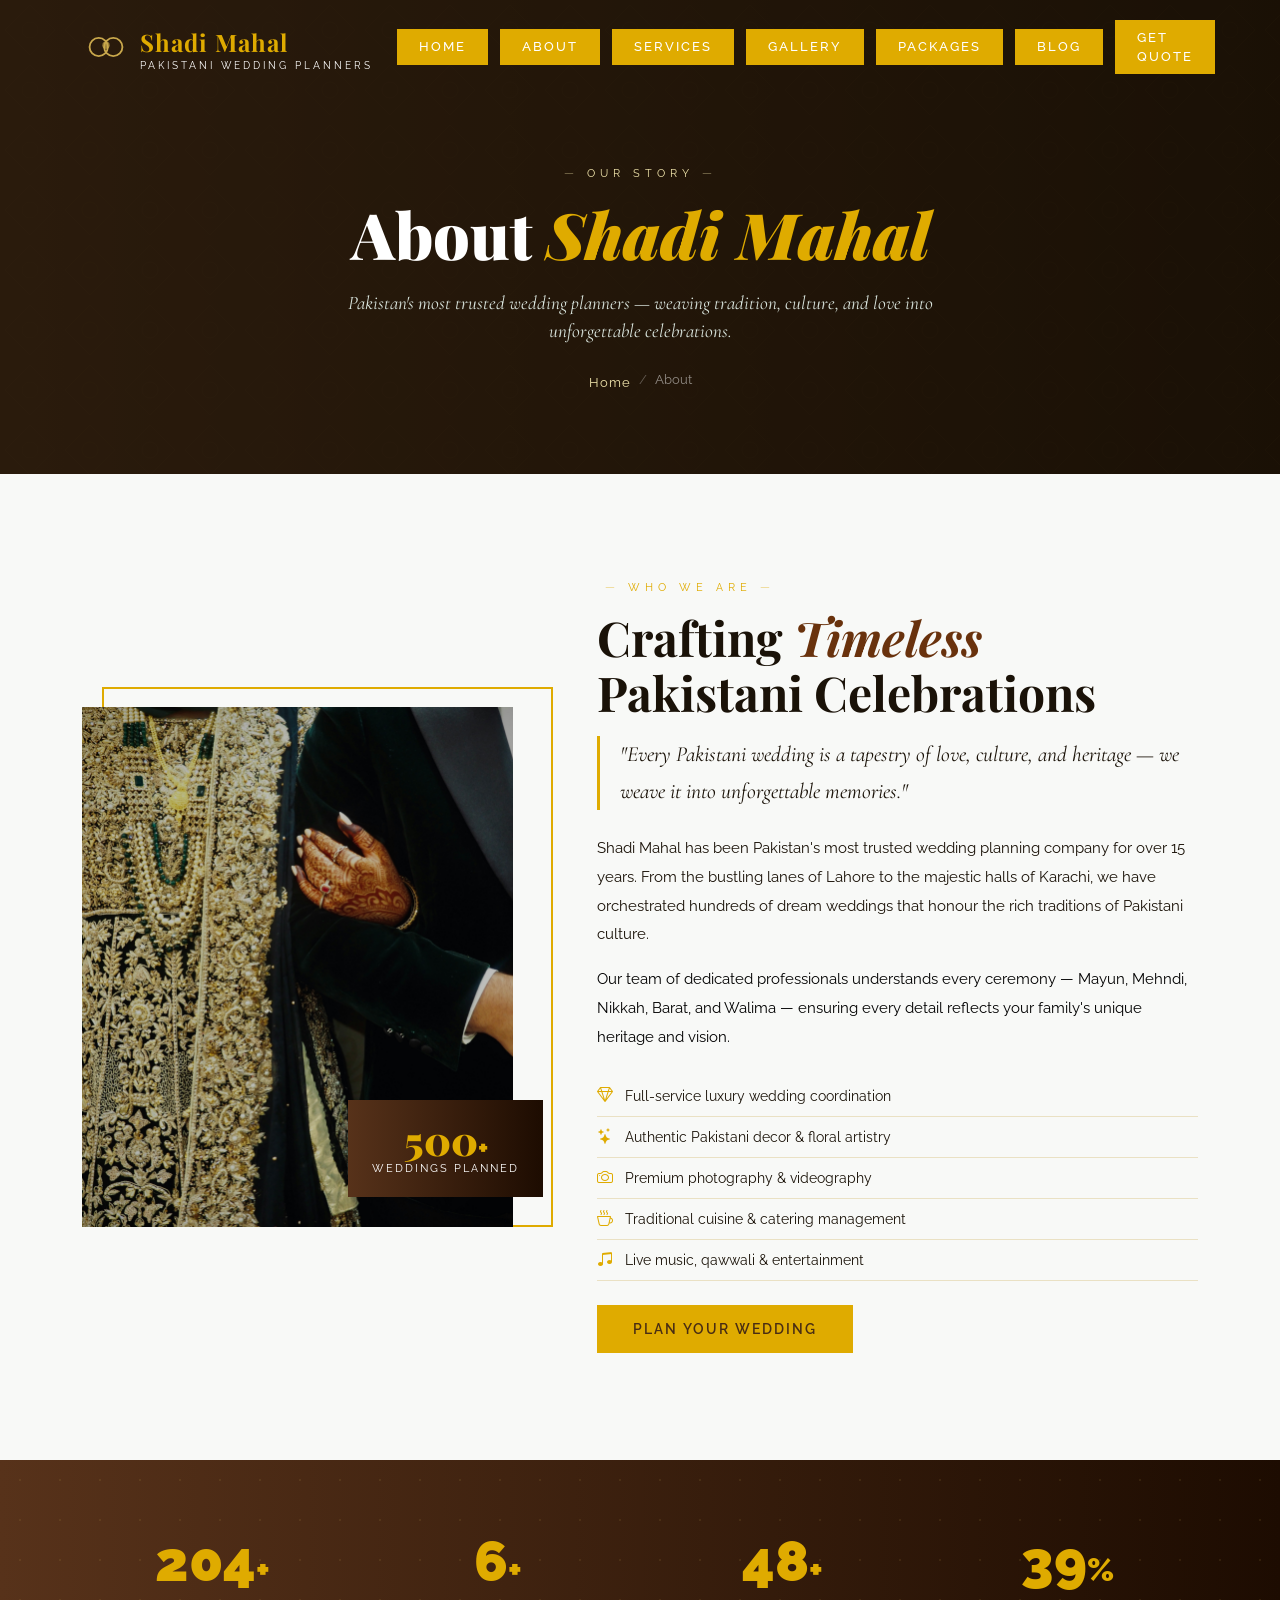
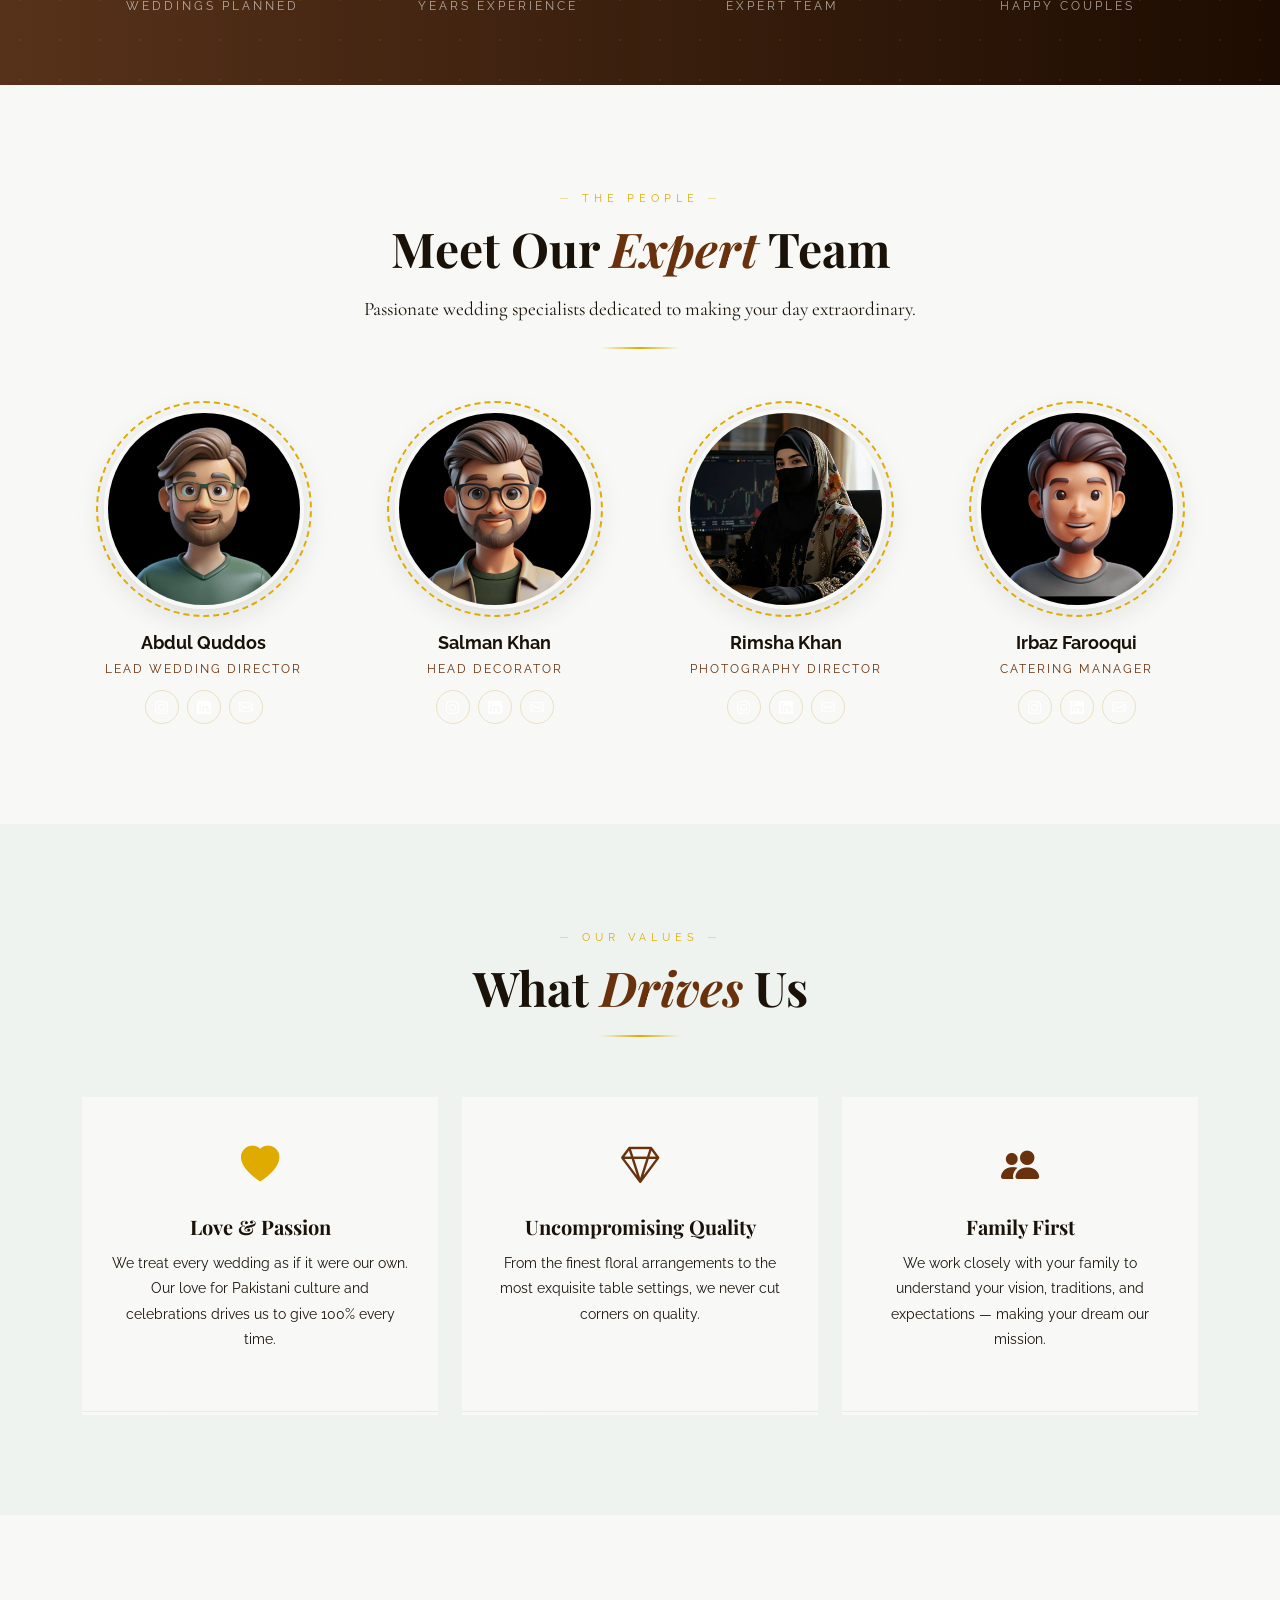
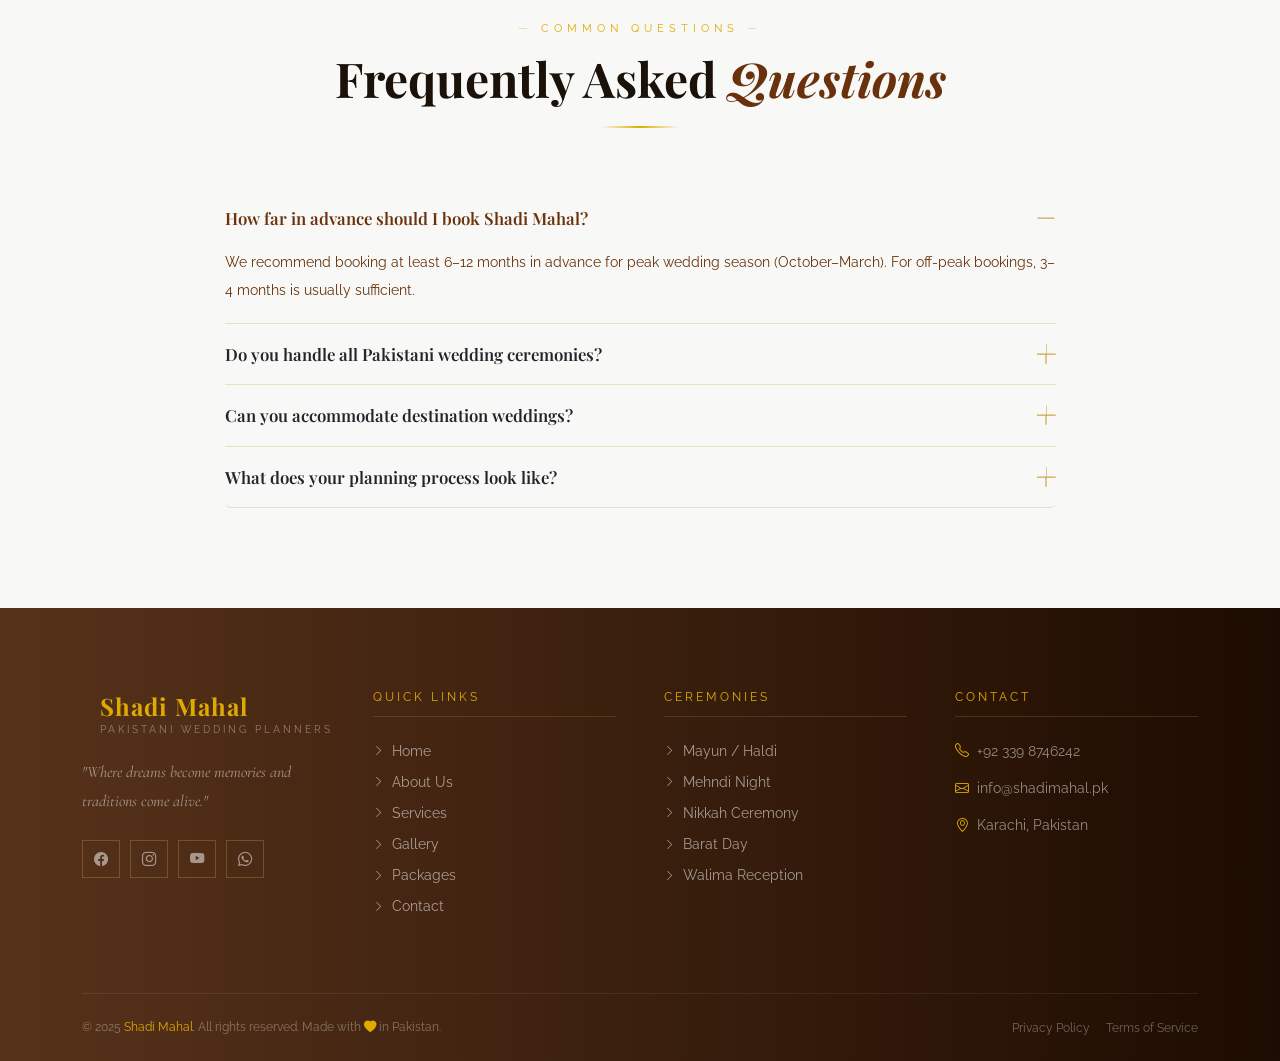
<file: about.html>
<!DOCTYPE html>
<html lang="en">

<head>
  <meta charset="UTF-8" />
  <meta name="viewport" content="width=device-width, initial-scale=1.0" />
  <title>About Us – Shadi Mahal</title>
  <link rel="stylesheet" href="https://cdn.jsdelivr.net/npm/bootstrap@5.3.2/dist/css/bootstrap.min.css" />
  <link rel="stylesheet" href="https://cdn.jsdelivr.net/npm/bootstrap-icons@1.11.3/font/bootstrap-icons.min.css" />
  <link
    href="https://fonts.googleapis.com/css2?family=Playfair+Display:ital,wght@0,400;0,700;0,900;1,400;1,700&family=Cormorant+Garamond:ital,wght@0,300;0,400;0,600;1,300;1,400&family=Raleway:wght@300;400;500;600;700&display=swap"
    rel="stylesheet" />
  <link rel="stylesheet" href="shared.css" />
</head>

<body>

  <!-- PRELOADER -->
  <div id="preloader">
    <div class="preloader-logo">
      <svg width="46" height="46" viewBox="0 0 46 46" fill="none">
        <circle cx="15" cy="23" r="10" stroke="#c9a84c" stroke-width="2" fill="none" />
        <circle cx="31" cy="23" r="10" stroke="#c9a84c" stroke-width="2" fill="none" />
        <circle cx="23" cy="21" r="4" fill="#c9a84c" opacity="0.6" />
      </svg>
    </div>
    <div class="preloader-text">Shadi Mahal</div>
  </div>

  <!-- NAVBAR -->
  <nav class="navbar navbar-expand-lg" id="mainNav">
    <div class="container">
      <a class="navbar-brand" href="index.html">
        <div class="ring-logo"><svg width="42" height="42" viewBox="0 0 46 46" fill="none">
            <circle cx="15" cy="23" r="10" stroke="#c9a84c" stroke-width="2" fill="none" />
            <circle cx="31" cy="23" r="10" stroke="#c9a84c" stroke-width="2" fill="none" />
            <circle cx="23" cy="21" r="4" fill="#c9a84c" opacity="0.7" />
          </svg></div>
        <div><span class="brand-name">Shadi Mahal</span><span class="brand-tagline">Pakistani Wedding Planners</span>
        </div>
      </a>
      <button class="navbar-toggler border-0" type="button" data-bs-toggle="collapse" data-bs-target="#navbarNav">
        <i class="bi bi-list fs-3" style="color:var(--gold)"></i>
      </button>
      <div class="collapse navbar-collapse" id="navbarNav">
        <ul class="navbar-nav ms-auto align-items-lg-center gap-1">
          <li class="nav-item ms-2"><a class="nav-link btn-nav" href="index.html">Home</a></li>
          <li class="nav-item ms-2"><a class="nav-link active btn-nav" href="about.html">About</a></li>
          <li class="nav-item ms-2"><a class="nav-link btn-nav" href="services.html">Services</a></li>
          <li class="nav-item ms-2"><a class="nav-link btn-nav" href="gallery.html">Gallery</a></li>
          <li class="nav-item ms-2"><a class="nav-link btn-nav" href="packages.html">Packages</a></li>
          <li class="nav-item ms-2"><a class="nav-link btn-nav" href="blog.html">Blog</a></li>
          <li class="nav-item ms-2"><a class="nav-link btn-nav" href="contact.html">Get Quote</a></li>
        </ul>
      </div>
    </div>
  </nav>

  <!-- PAGE HERO -->
  <div class="page-hero">
    <div class="page-hero-img"
      style="background-image:url('https://images.unsplash.com/photo-1519225421980-715cb0215aed?w=1600&q=80')"></div>
    <div class="container page-hero-content">
      <div class="section-eyebrow">Our Story</div>
      <h1>About <em>Shadi Mahal</em></h1>
      <p>Pakistan's most trusted wedding planners — weaving tradition, culture, and love into unforgettable
        celebrations.</p>
      <div class="breadcrumb-wrap">
        <nav aria-label="breadcrumb">
          <ol class="breadcrumb">
            <li class="breadcrumb-item"><a href="index.html">Home</a></li>
            <li class="breadcrumb-item active">About</li>
          </ol>
        </nav>
      </div>
    </div>
  </div>

  <!-- ABOUT STORY -->
  <section id="about" style="padding:100px 0; background:var(--ivory);">
    <div class="container">
      <div class="row align-items-center">
        <div class="col-lg-5 reveal-left">
          <div class="about-img-wrap">
            <img src="images\aakifah-shaikh-A--OZVONuGE-unsplash.jpg" alt="Pakistani Couple" />
            <div class="about-img-border"></div>
            <div class="about-badge">
              <div class="num">500<span style="font-size:1.5rem">+</span></div>
              <div class="lbl">Weddings Planned</div>
            </div>
          </div>
        </div>
        <div class="col-lg-7 reveal-right">
          <div class="about-text-block">
            <div class="section-eyebrow">Who We Are</div>
            <h2 class="section-title">Crafting <em>Timeless</em><br>Pakistani Celebrations</h2> 
            <div class="about-quote" style="color: var(--text-dark);">
              "Every Pakistani wedding is a tapestry of love, culture, and heritage — we weave it into unforgettable
              memories."
            </div>
            <p class="about-text" style="color: var(--text-dark);">Shadi Mahal has been Pakistan's most trusted wedding planning
              company for over 15 years. From the bustling lanes of Lahore to the majestic halls of Karachi, we have 
              orchestrated hundreds of dream weddings that honour the rich traditions of Pakistani culture.</p>
            <p class="about-text" style="color: black;">Our team of dedicated professionals understands every ceremony —
              Mayun, Mehndi, Nikkah, Barat, and Walima — ensuring every detail reflects your family's unique heritage
              and vision.</p> 
            <ul class="about-features">
              <li><i class="bi bi-gem"></i> Full-service luxury wedding coordination</li>
              <li><i class="bi bi-stars"></i> Authentic Pakistani decor & floral artistry</li>
              <li><i class="bi bi-camera"></i> Premium photography & videography</li>
              <li><i class="bi bi-cup-hot"></i> Traditional cuisine & catering management</li>
              <li><i class="bi bi-music-note-beamed"></i> Live music, qawwali & entertainment</li>
            </ul>
            <a href="contact.html" class="btn-primary-gold" style="color:var(--deep-solid)">Plan Your Wedding</a>
          </div>
        </div>
      </div>
    </div>
  </section>


  <!-- COUNTERS -->
  <section id="counters">
    <div class="container">
      <div class="row text-center g-4">
        <div class="col-6 col-md-3 reveal delay-1">
          <div class="counter-block">
            <div class="counter-num"><span class="count-up" data-target="500">0</span><span
                class="counter-suffix">+</span></div>
            <div class="counter-label">Weddings Planned</div>
          </div>
        </div>
        <div class="col-6 col-md-3 reveal delay-2">
          <div class="counter-block">
            <div class="counter-num"><span class="count-up" data-target="15">0</span><span
                class="counter-suffix">+</span></div>
            <div class="counter-label">Years Experience</div>
          </div>
        </div>
        <div class="col-6 col-md-3 reveal delay-3">
          <div class="counter-block">
            <div class="counter-num"><span class="count-up" data-target="120">0</span><span
                class="counter-suffix">+</span></div>
            <div class="counter-label">Expert Team</div>
          </div>
        </div>
        <div class="col-6 col-md-3 reveal delay-4">
          <div class="counter-block">
            <div class="counter-num"><span class="count-up" data-target="98">0</span><span
                class="counter-suffix">%</span></div>
            <div class="counter-label">Happy Couples</div>
          </div>
        </div>
      </div>
    </div>
  </section>

  <!-- TEAM -->
  <section id="team" style="padding:100px 0; background:var(--ivory);">
    <div class="container">
      <div class="section-header reveal">
        <div class="section-eyebrow">The People</div>
        <h2 class="section-title">Meet Our <em>Expert</em> Team</h2>
        <p class="section-desc" style="color: var(--text-dark);">Passionate wedding specialists dedicated to making your day extraordinary.</p>
        <div class="gold-divider"></div>
      </div>
      <div class="row g-5 justify-content-center">
        <div class="col-6 col-md-4 col-lg-3 reveal delay-1">
          <div class="team-card">
            <div class="team-img-wrap"><img src="images/1.jpg" alt="Bilal" />
              <div class="team-img-border"></div>
            </div>
            <div class="team-name">Abdul Quddos</div>
            <div class="team-role">Lead Wedding Director</div>
            <div class="team-socials"><a href="https://www.instagram.com/"><i class="bi bi-instagram"></i></a><a href="https://www.linkedin.com/"><i
                  class="bi bi-linkedin"></i></a><a href="https://www.gmail.com/"><i class="bi bi-envelope"></i></a></div>
          </div>
        </div>
        <div class="col-6 col-md-4 col-lg-3 reveal delay-2">
          <div class="team-card">
            <div class="team-img-wrap"><img src="images/2.jpg" alt="Noman" />
              <div class="team-img-border"></div>
            </div>
            <div class="team-name">Salman Khan</div>
            <div class="team-role">Head Decorator</div>
            <div class="team-socials"><a href="https://www.instagram.com/"><i class="bi bi-instagram"></i></a><a href="https://www.linkedin.com/"><i
                  class="bi bi-linkedin"></i></a><a href="https://www.gmail.com/"><i class="bi bi-envelope"></i></a></div>
          </div>
        </div>
        <div class="col-6 col-md-4 col-lg-3 reveal delay-3">
          <div class="team-card">
            <div class="team-img-wrap"><img src="images/3.jfif" alt="Usman" />
              <div class="team-img-border"></div>
            </div>
            <div class="team-name">Rimsha Khan</div>
            <div class="team-role">Photography Director</div>
            <div class="team-socials"><a href="https://www.instagram.com/"><i class="bi bi-instagram"></i></a><a href="https://www.linkedin.com/"><i
                  class="bi bi-linkedin"></i></a><a href="https://www.gmail.com/"><i class="bi bi-envelope"></i></a></div>
          </div>
        </div>
        <div class="col-6 col-md-4 col-lg-3 reveal delay-4">
          <div class="team-card">
            <div class="team-img-wrap"><img src="images/4.jpg" alt="Abdullah" />
              <div class="team-img-border"></div>
            </div>
            <div class="team-name">Irbaz Farooqui</div>
            <div class="team-role">Catering Manager</div>
            <div class="team-socials"><a href="https://www.instagram.com/"><i class="bi bi-instagram"></i></a><a href="https://www.linkedin.com/"><i
                  class="bi bi-linkedin"></i></a><a href="https://www.gmail.com/"><i class="bi bi-envelope"></i></a></div>
          </div>
        </div>
      </div>
    </div>
  </section>

  <!-- VALUES -->
  <section style="padding:100px 0; background:var(--cream);">
    <div class="container">
      <div class="section-header reveal">
        <div class="section-eyebrow">Our Values</div>
        <h2 class="section-title">What <em>Drives</em> Us</h2>
        <div class="gold-divider"></div>
      </div>
      <div class="row g-4">
        <div class="col-md-4 reveal delay-1">
          <div class="service-card text-center">
            <i class="bi bi-heart-fill service-icon" style="display:block;text-align:center;color:var(--gold)"></i>
            <h4 class="service-title">Love & Passion</h4>
            <p class="service-text">We treat every wedding as if it were our own. Our love for Pakistani culture and
              celebrations drives us to give 100% every time.</p>
          </div>
        </div>
        <div class="col-md-4 reveal delay-2">
          <div class="service-card text-center">
            <i class="bi bi-gem service-icon" style="display:block;text-align:center"></i>
            <h4 class="service-title">Uncompromising Quality</h4>
            <p class="service-text">From the finest floral arrangements to the most exquisite table settings, we never
              cut corners on quality.</p>
          </div>
        </div>
        <div class="col-md-4 reveal delay-3">
          <div class="service-card text-center">
            <i class="bi bi-people-fill service-icon" style="display:block;text-align:center"></i>
            <h4 class="service-title">Family First</h4>
            <p class="service-text">We work closely with your family to understand your vision, traditions, and
              expectations — making your dream our mission.</p>
          </div>
        </div>
      </div>
    </div>
  </section>

  <!-- FAQ -->
  <section id="faq">
    <div class="container">
      <div class="section-header reveal">
        <div class="section-eyebrow">Common Questions</div>
        <h2 class="section-title">Frequently Asked <em>Questions</em></h2>
        <div class="gold-divider"></div>
      </div>
      <div class="row justify-content-center">
        <div class="col-lg-9 reveal">
          <div class="accordion" id="faqAccordion">
            <div class="accordion-item">
              <h2 class="accordion-header"><button class="accordion-button" type="button" data-bs-toggle="collapse"
                  data-bs-target="#faq1">How far in advance should I book Shadi Mahal?</button></h2>
              <div id="faq1" class="accordion-collapse collapse show" data-bs-parent="#faqAccordion">
                <div class="accordion-body">We recommend booking at least 6–12 months in advance for peak wedding season
                  (October–March). For off-peak bookings, 3–4 months is usually sufficient.</div>
              </div>
            </div>
            <div class="accordion-item">
              <h2 class="accordion-header"><button class="accordion-button collapsed" type="button"
                  data-bs-toggle="collapse" data-bs-target="#faq2">Do you handle all Pakistani wedding
                  ceremonies?</button></h2>
              <div id="faq2" class="accordion-collapse collapse" data-bs-parent="#faqAccordion">
                <div class="accordion-body">Yes! We specialise in all Pakistani wedding ceremonies — Mayun,
                  Mehndi/Dholki, Nikkah, Barat, Walima, and Rukhsati — providing full coordination for each event.</div>
              </div>
            </div>
            <div class="accordion-item">
              <h2 class="accordion-header"><button class="accordion-button collapsed" type="button"
                  data-bs-toggle="collapse" data-bs-target="#faq3">Can you accommodate destination weddings?</button>
              </h2>
              <div id="faq3" class="accordion-collapse collapse" data-bs-parent="#faqAccordion">
                <div class="accordion-body">Absolutely! We have planned weddings across Pakistan in Lahore, Karachi,
                  Islamabad, Peshawar, Quetta, and even internationally for Pakistani diaspora families.</div>
              </div>
            </div>
            <div class="accordion-item">
              <h2 class="accordion-header"><button class="accordion-button collapsed" type="button"
                  data-bs-toggle="collapse" data-bs-target="#faq4">What does your planning process look like?</button>
              </h2>
              <div id="faq4" class="accordion-collapse collapse" data-bs-parent="#faqAccordion">
                <div class="accordion-body">We begin with a detailed consultation to understand your vision and budget.
                  We then create a customised plan, coordinate all vendors, manage logistics, and provide on-site
                  management on your wedding days.</div>
              </div>
            </div>
          </div>
        </div>
      </div>
    </div>
  </section>

  <!-- FOOTER -->
  <footer id="footer">
    <div class="container">
      <div class="row g-5">
        <div class="col-lg-3 col-md-6">
          <div class="footer-brand">
            <a class="navbar-brand" href="index.html"><svg width="36" height="36" viewBox="0 0 46 46" fill="none">
                <circle cx="15" cy="23" r="10" stroke="#c9a84c" stroke-width="2" fill="none" />
                <circle cx="31" cy="23" r="10" stroke="#c9a84c" stroke-width="2" fill="none" />
                <circle cx="23" cy="21" r="4" fill="#c9a84c" opacity="0.7" />
              </svg>
              <div class="ms-2"><span class="brand-name">Shadi Mahal</span><span class="brand-tagline">Pakistani Wedding
                  Planners</span></div>
            </a>
          </div>
          <p class="footer-desc">"Where dreams become memories and traditions come alive."</p>
          <div class="footer-socials"><a href="https://www.facebook.com/"><i class="bi bi-facebook"></i></a><a href="https://www.instagram.com/"><i
                class="bi bi-instagram"></i></a><a href="https://www.youtube.com/"><i class="bi bi-youtube"></i></a><a href="https://www.whatsapp.com/"><i
                class="bi bi-whatsapp"></i></a></div>
        </div>
        <div class="col-lg-3 col-md-6 col-6">
          <div class="footer-heading">Quick Links</div>
          <ul class="footer-links">
            <li><a href="index.html"><i class="bi bi-chevron-right"></i>Home</a></li>
            <li><a href="about.html"><i class="bi bi-chevron-right"></i>About Us</a></li>
            <li><a href="services.html"><i class="bi bi-chevron-right"></i>Services</a></li>
            <li><a href="gallery.html"><i class="bi bi-chevron-right"></i>Gallery</a></li>
            <li><a href="packages.html"><i class="bi bi-chevron-right"></i>Packages</a></li>
            <li><a href="contact.html"><i class="bi bi-chevron-right"></i>Contact</a></li>
          </ul>
        </div>
        <div class="col-lg-3 col-md-6 col-6">
          <div class="footer-heading">Ceremonies</div>
          <ul class="footer-links">
            <li><a href="#"><i class="bi bi-chevron-right"></i>Mayun / Haldi</a></li>
            <li><a href="#"><i class="bi bi-chevron-right"></i>Mehndi Night</a></li>
            <li><a href="#"><i class="bi bi-chevron-right"></i>Nikkah Ceremony</a></li>
            <li><a href="#"><i class="bi bi-chevron-right"></i>Barat Day</a></li>
            <li><a href="#"><i class="bi bi-chevron-right"></i>Walima Reception</a></li>
          </ul>
        </div>
        <div class="col-lg-3 col-md-6">
          <div class="footer-heading">Contact</div>
          <p style="font-size:.88rem;color:rgba(255,255,255,.5)"><i class="bi bi-telephone me-2"
              style="color:var(--gold)"></i>+92 339 8746242</p>
          <p style="font-size:.88rem;color:rgba(255,255,255,.5)"><i class="bi bi-envelope me-2"
              style="color:var(--gold)"></i>info@shadimahal.pk</p>
          <p style="font-size:.88rem;color:rgba(255,255,255,.5)"><i class="bi bi-geo-alt me-2"
              style="color:var(--gold)"></i>Karachi, Pakistan</p>
        </div>
      </div>
      <div class="footer-bottom">
        <p>© 2025 <a href="#">Shadi Mahal</a>. All rights reserved. Made with <i class="bi bi-heart-fill"
            style="color:var(--gold)"></i> in Pakistan.</p>
        <div style="display:flex;gap:16px;flex-wrap:wrap">
          <a href="#" style="font-size:.75rem;color:rgba(255,255,255,.35);text-decoration:none">Privacy Policy</a>
          <a href="#" style="font-size:.75rem;color:rgba(255,255,255,.35);text-decoration:none">Terms of Service</a>
        </div>
      </div>
    </div>
  </footer>

  <button id="backToTop" title="Back to top"><i class="bi bi-chevron-up"></i></button>

  <script src="https://cdn.jsdelivr.net/npm/jquery@3.7.1/dist/jquery.min.js"></script>
  <script src="https://cdn.jsdelivr.net/npm/bootstrap@5.3.2/dist/js/bootstrap.bundle.min.js"></script>
  <script src="shared.js"></script>
</body>

</html>
</file>
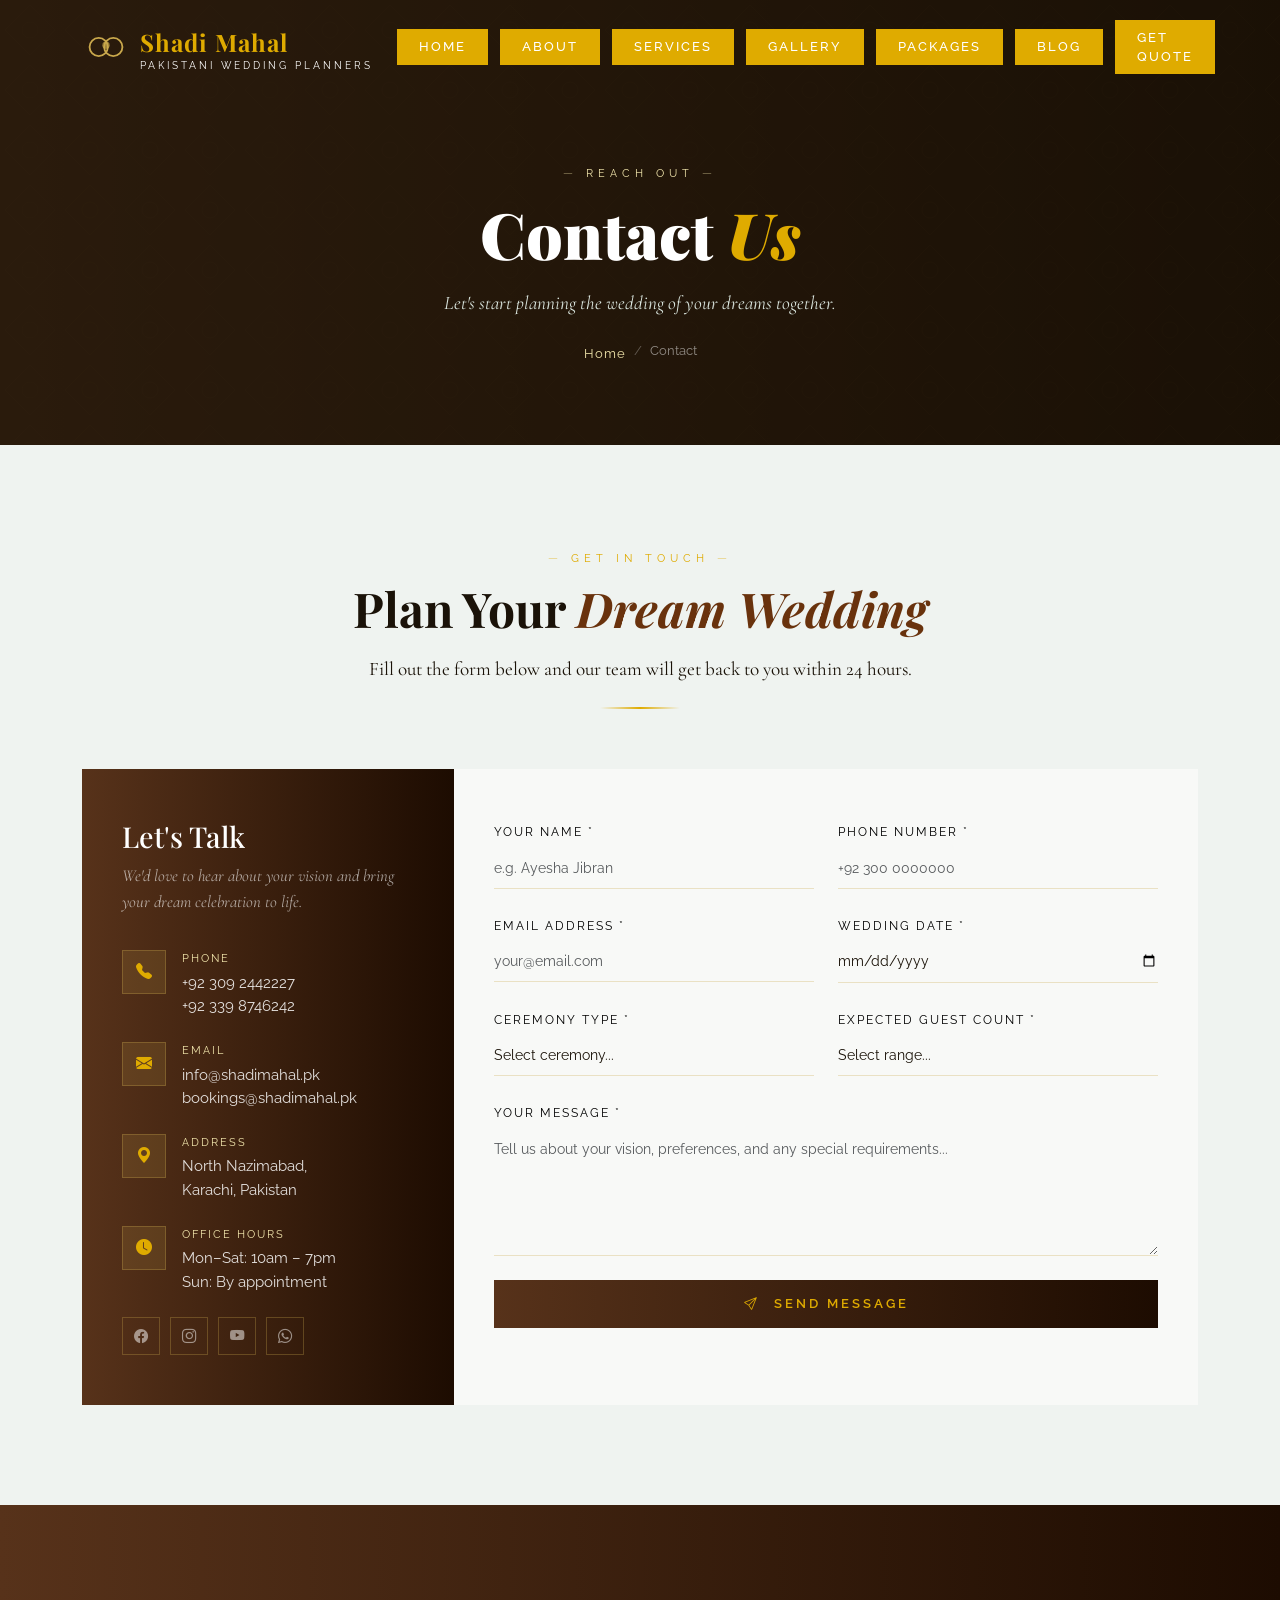
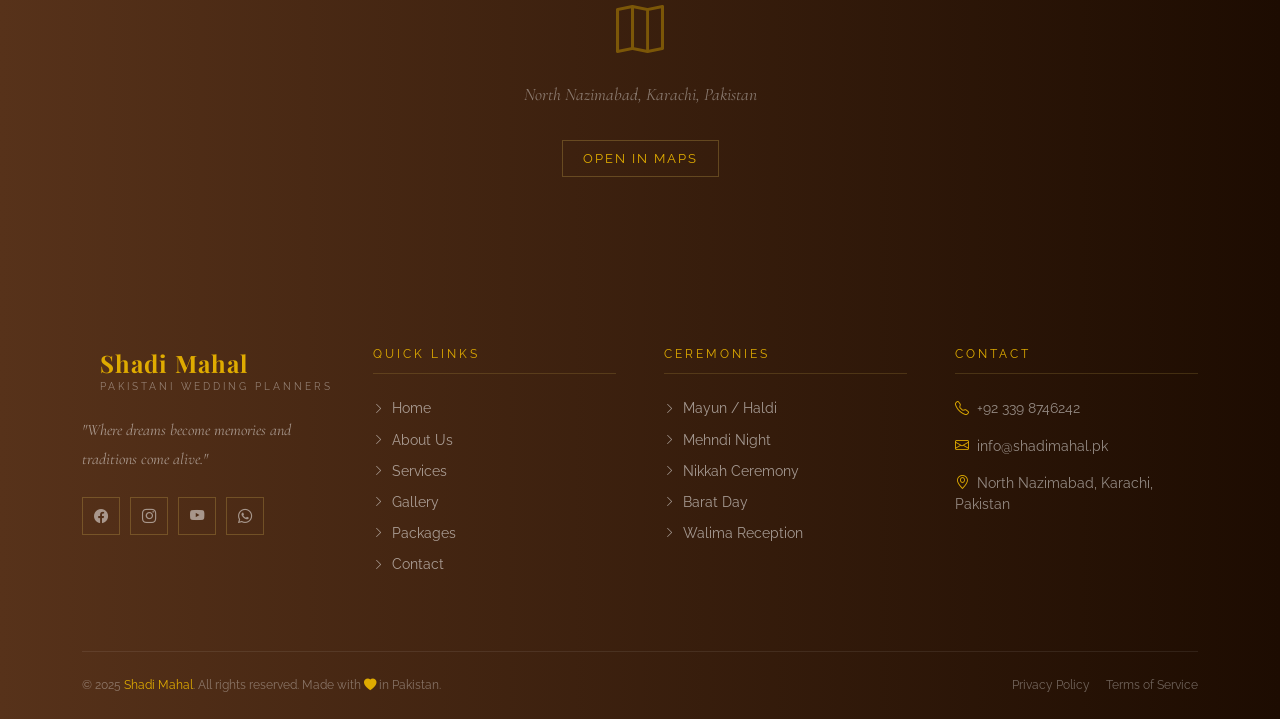
<file: contact.html>
<!DOCTYPE html>
<html lang="en">

<head>
  <meta charset="UTF-8" />
  <meta name="viewport" content="width=device-width, initial-scale=1.0" />
  <title>Contact – Shadi Mahal</title>
  <link rel="stylesheet" href="https://cdn.jsdelivr.net/npm/bootstrap@5.3.2/dist/css/bootstrap.min.css" />
  <link rel="stylesheet" href="https://cdn.jsdelivr.net/npm/bootstrap-icons@1.11.3/font/bootstrap-icons.min.css" />
  <link
    href="https://fonts.googleapis.com/css2?family=Playfair+Display:ital,wght@0,400;0,700;0,900;1,400;1,700&family=Cormorant+Garamond:ital,wght@0,300;0,400;0,600;1,300;1,400&family=Raleway:wght@300;400;500;600;700&display=swap"
    rel="stylesheet" />
  <link rel="stylesheet" href="shared.css" />
</head>

<body>

  <div id="preloader">
    <div class="preloader-logo"><svg width="46" height="46" viewBox="0 0 46 46" fill="none">
        <circle cx="15" cy="23" r="10" stroke="#c9a84c" stroke-width="2" fill="none" />
        <circle cx="31" cy="23" r="10" stroke="#c9a84c" stroke-width="2" fill="none" />
        <circle cx="23" cy="21" r="4" fill="#c9a84c" opacity="0.6" />
      </svg></div>
    <div class="preloader-text">Shadi Mahal</div>
  </div>

  <nav class="navbar navbar-expand-lg" id="mainNav">
    <div class="container">
      <a class="navbar-brand" href="index.html">
        <div class="ring-logo"><svg width="42" height="42" viewBox="0 0 46 46" fill="none">
            <circle cx="15" cy="23" r="10" stroke="#c9a84c" stroke-width="2" fill="none" />
            <circle cx="31" cy="23" r="10" stroke="#c9a84c" stroke-width="2" fill="none" />
            <circle cx="23" cy="21" r="4" fill="#c9a84c" opacity="0.7" />
          </svg></div>
        <div><span class="brand-name">Shadi Mahal</span><span class="brand-tagline">Pakistani Wedding Planners</span>
        </div>
      </a>
      <button class="navbar-toggler border-0" type="button" data-bs-toggle="collapse" data-bs-target="#navbarNav"><i
          class="bi bi-list fs-3" style="color:var(--gold)"></i></button>
      <div class="collapse navbar-collapse" id="navbarNav">
        <ul class="navbar-nav ms-auto align-items-lg-center gap-1">
          <li class="nav-item ms-2"><a class="nav-link btn-nav" href="index.html">Home</a></li>
          <li class="nav-item ms-2"><a class="nav-link btn-nav" href="about.html">About</a></li>
          <li class="nav-item ms-2"><a class="nav-link btn-nav" href="services.html">Services</a></li>
          <li class="nav-item ms-2"><a class="nav-link btn-nav" href="gallery.html">Gallery</a></li>
          <li class="nav-item ms-2"><a class="nav-link btn-nav" href="packages.html">Packages</a></li>
          <li class="nav-item ms-2"><a class="nav-link btn-nav" href="blog.html">Blog</a></li>
          <li class="nav-item ms-2"><a class="nav-link btn-nav active" href="contact.html">Get Quote</a></li>
        </ul>
      </div>
    </div>
  </nav>

  <div class="page-hero">
    <div class="page-hero-img"
      style="background-image:url('https://images.unsplash.com/photo-1469371670807-013ccf25f16a?w=1600&q=80')"></div>
    <div class="container page-hero-content">
      <div class="section-eyebrow">Reach Out</div>
      <h1>Contact <em>Us</em></h1>
      <p>Let's start planning the wedding of your dreams together.</p>
      <div class="breadcrumb-wrap">
        <nav>
          <ol class="breadcrumb">
            <li class="breadcrumb-item"><a href="index.html">Home</a></li>
            <li class="breadcrumb-item active">Contact</li>
          </ol>
        </nav>
      </div>
    </div>
  </div>

  <section id="contact" style="padding:100px 0; background:var(--cream);">
    <div class="container">
      <div class="section-header reveal">
        <div class="section-eyebrow">Get In Touch</div>
        <h2 class="section-title">Plan Your <em>Dream Wedding</em></h2>
        <p class="section-desc" style="color: var(--text-dark);">Fill out the form below and our team will get back to you within 24 hours.</p>
        <div class="gold-divider"></div>
      </div>
      <div class="row g-0 reveal">
        <!-- INFO -->
        <div class="col-lg-4">
          <div class="contact-info-card">
            <h3>Let's Talk</h3>
            <p>We'd love to hear about your vision and bring your dream celebration to life.</p>
            <div class="contact-detail">
              <div class="contact-icon"><i class="bi bi-telephone-fill"></i></div>
              <div>
                <div class="contact-detail-label">Phone</div>
                <div class="contact-detail-val">+92 309 2442227<br>+92 339 8746242</div>
              </div>
            </div>
            <div class="contact-detail">
              <div class="contact-icon"><i class="bi bi-envelope-fill"></i></div>
              <div>
                <div class="contact-detail-label">Email</div>
                <div class="contact-detail-val">info@shadimahal.pk<br>bookings@shadimahal.pk</div>
              </div>
            </div>
            <div class="contact-detail">
              <div class="contact-icon"><i class="bi bi-geo-alt-fill"></i></div>
              <div>
                <div class="contact-detail-label">Address</div>
                <div class="contact-detail-val">North Nazimabad,<br>Karachi, Pakistan</div>
              </div>
            </div>
            <div class="contact-detail">
              <div class="contact-icon"><i class="bi bi-clock-fill"></i></div>
              <div>
                <div class="contact-detail-label">Office Hours</div>
                <div class="contact-detail-val">Mon–Sat: 10am – 7pm<br>Sun: By appointment</div>
              </div>
            </div>
            <div class="footer-socials mt-4">
              <a href="https://www.facebook.com/"><i class="bi bi-facebook"></i></a>
              <a href="https://www.instagram.com/"><i class="bi bi-instagram"></i></a>
              <a href="https://www.youtube.com/"><i class="bi bi-youtube"></i></a>
              <a href="https://www.whatsapp.com/"><i class="bi bi-whatsapp"></i></a>
            </div>
          </div>
        </div>
        <!-- FORM -->
        <div class="col-lg-8">
          <div class="contact-form-wrap">
            <form id="contactForm" novalidate>
              <div class="row g-4">
                <div class="col-md-6">
                  <label class="form-label" style="color: black;">Your Name *</label>
                  <input type="text" class="form-control" id="userName" placeholder="e.g. Ayesha Jibran" required 
                    minlength="3" pattern="[a-zA-Z\s]+" />
                  <div class="invalid-feedback">Please enter a valid name (letters and spaces only, at least 3
                    characters).</div>
                </div>
                <div class="col-md-6">
                  <label class="form-label" style="color: black;">Phone Number *</label>
                  <input type="tel" class="form-control" id="userPhone" placeholder="+92 300 0000000" required 
                    pattern="^(\+92|0)?[0-9]{10}$" />
                  <div class="invalid-feedback">Please enter a valid Pakistani phone number.</div>
                </div>
                <div class="col-md-6">
                  <label class="form-label" style="color: black;">Email Address *</label>
                  <input type="email" class="form-control" id="userEmail" placeholder="your@email.com" required /> 
                  <div class="invalid-feedback">Please enter a valid email address.</div>
                </div>
                <div class="col-md-6">
                  <label class="form-label" style="color: black;">Wedding Date *</label>
                  <input type="date" class="form-control" id="weddingDate" required /> 
                  <div class="invalid-feedback">Please select your wedding date.</div>
                </div>
                <div class="col-md-6">
                  <label class="form-label" style="color: black;">Ceremony Type *</label>
                  <select class="form-select" id="ceremonyType" required> 
                    <option value="">Select ceremony...</option>
                    <option>Mehndi Night</option>
                    <option>Nikkah Ceremony</option>
                    <option>Barat</option>
                    <option>Walima Reception</option>
                    <option>Full Wedding Package</option>
                  </select> 
                  <div class="invalid-feedback" style="color: black;">Please select a ceremony type.</div>
                </div>
                <div class="col-md-6">
                  <label class="form-label" style="color: black;">Expected Guest Count *</label>
                  <select class="form-select" id="guestCount" required>
                    <option value="">Select range...</option>
                    <option>Under 100 guests</option>
                    <option>100–200 guests</option>
                    <option>200–400 guests</option>
                    <option>400–600 guests</option>
                    <option>600+ guests</option>
                  </select>
                  <div class="invalid-feedback">Please select expected guest count.</div>
                </div>
                <div class="col-12">
                  <label class="form-label" style="color: black;">Your Message *</label>
                  <textarea class="form-control" id="userMessage" rows="5"
                    placeholder="Tell us about your vision, preferences, and any special requirements..." required
                    minlength="20"></textarea>
                  <div class="invalid-feedback">Please enter your message (at least 20 characters).</div>
                </div>
                <div class="col-12">
                  <button type="submit" class="btn-submit" id="submitBtn">
                    <i class="bi bi-send me-2"></i> Send Message
                  </button>
                </div>
              </div>
            </form>
          </div>
        </div>
      </div>
    </div>
  </section>


  <!-- MAP PLACEHOLDER -->
  <div
    style="width:100%;height:360px;background:var(--deep);display:flex;align-items:center;justify-content:center;flex-direction:column;gap:16px;">
    <i class="bi bi-map" style="font-size:3rem;color:var(--gold);opacity:.4"></i>
    <p style="color:rgba(255,255,255,.4);font-family:'Cormorant Garamond',serif;font-style:italic;font-size:1.1rem">
      North Nazimabad, Karachi, Pakistan</p>
    <a href="https://maps.google.com" target="_blank"
      style="color:var(--gold);font-size:.8rem;letter-spacing:2px;text-transform:uppercase;text-decoration:none;border:1px solid rgba(201,168,76,.3);padding:8px 20px;transition:all .3s"
      onmouseover="this.style.background='rgba(201,168,76,.15)'" onmouseout="this.style.background=''">Open in Maps</a>
  </div>

  <!-- FOOTER -->
  <footer id="footer">
    <div class="container">
      <div class="row g-5">
        <div class="col-lg-3 col-md-6">
          <div class="footer-brand"><a class="navbar-brand" href="index.html"><svg width="36" height="36"
                viewBox="0 0 46 46" fill="none">
                <circle cx="15" cy="23" r="10" stroke="#c9a84c" stroke-width="2" fill="none" />
                <circle cx="31" cy="23" r="10" stroke="#c9a84c" stroke-width="2" fill="none" />
                <circle cx="23" cy="21" r="4" fill="#c9a84c" opacity="0.7" />
              </svg>
              <div class="ms-2"><span class="brand-name">Shadi Mahal</span><span class="brand-tagline">Pakistani Wedding
                  Planners</span></div>
            </a></div>
          <p class="footer-desc">"Where dreams become memories and traditions come alive."</p>
          <div class="footer-socials"><a href="https://www.facebook.com/"><i class="bi bi-facebook"></i></a><a href="https://www.instagram.com/"><i
                class="bi bi-instagram"></i></a><a href="https://www.youtube.com/"><i class="bi bi-youtube"></i></a><a href="https://www.whatsapp.com/"><i
                class="bi bi-whatsapp"></i></a></div>
        </div>
        <div class="col-lg-3 col-md-6 col-6">
          <div class="footer-heading">Quick Links</div>
          <ul class="footer-links">
            <li><a href="index.html"><i class="bi bi-chevron-right"></i>Home</a></li>
            <li><a href="about.html"><i class="bi bi-chevron-right"></i>About Us</a></li>
            <li><a href="services.html"><i class="bi bi-chevron-right"></i>Services</a></li>
            <li><a href="gallery.html"><i class="bi bi-chevron-right"></i>Gallery</a></li>
            <li><a href="packages.html"><i class="bi bi-chevron-right"></i>Packages</a></li>
            <li><a href="contact.html"><i class="bi bi-chevron-right"></i>Contact</a></li>
          </ul>
        </div>
        <div class="col-lg-3 col-md-6 col-6">
          <div class="footer-heading">Ceremonies</div>
          <ul class="footer-links">
            <li><a href="#"><i class="bi bi-chevron-right"></i>Mayun / Haldi</a></li>
            <li><a href="#"><i class="bi bi-chevron-right"></i>Mehndi Night</a></li>
            <li><a href="#"><i class="bi bi-chevron-right"></i>Nikkah Ceremony</a></li>
            <li><a href="#"><i class="bi bi-chevron-right"></i>Barat Day</a></li>
            <li><a href="#"><i class="bi bi-chevron-right"></i>Walima Reception</a></li>
          </ul>
        </div>
        <div class="col-lg-3 col-md-6">
          <div class="footer-heading">Contact</div>
          <p style="font-size:.88rem;color:rgba(255,255,255,.5)"><i class="bi bi-telephone me-2"
              style="color:var(--gold)"></i>+92 339 8746242</p>
          <p style="font-size:.88rem;color:rgba(255,255,255,.5)"><i class="bi bi-envelope me-2"
              style="color:var(--gold)"></i>info@shadimahal.pk</p>
          <p style="font-size:.88rem;color:rgba(255,255,255,.5)"><i class="bi bi-geo-alt me-2"
              style="color:var(--gold)"></i>North Nazimabad, Karachi, Pakistan</p>
        </div>
      </div>
      <div class="footer-bottom">
        <p>© 2025 <a href="#">Shadi Mahal</a>. All rights reserved. Made with <i class="bi bi-heart-fill"
            style="color:var(--gold)"></i> in Pakistan.</p>
        <div style="display:flex;gap:16px;flex-wrap:wrap"><a href="#"
            style="font-size:.75rem;color:rgba(255,255,255,.35);text-decoration:none">Privacy Policy</a><a href="#"
            style="font-size:.75rem;color:rgba(255,255,255,.35);text-decoration:none">Terms of Service</a></div>
      </div>
    </div>
  </footer>

  <button id="backToTop" title="Back to top"><i class="bi bi-chevron-up"></i></button>
  <script src="https://cdn.jsdelivr.net/npm/jquery@3.7.1/dist/jquery.min.js"></script>
  <script src="https://cdn.jsdelivr.net/npm/bootstrap@5.3.2/dist/js/bootstrap.bundle.min.js"></script>
  <script src="shared.js"></script>
</body>

</html>
</file>
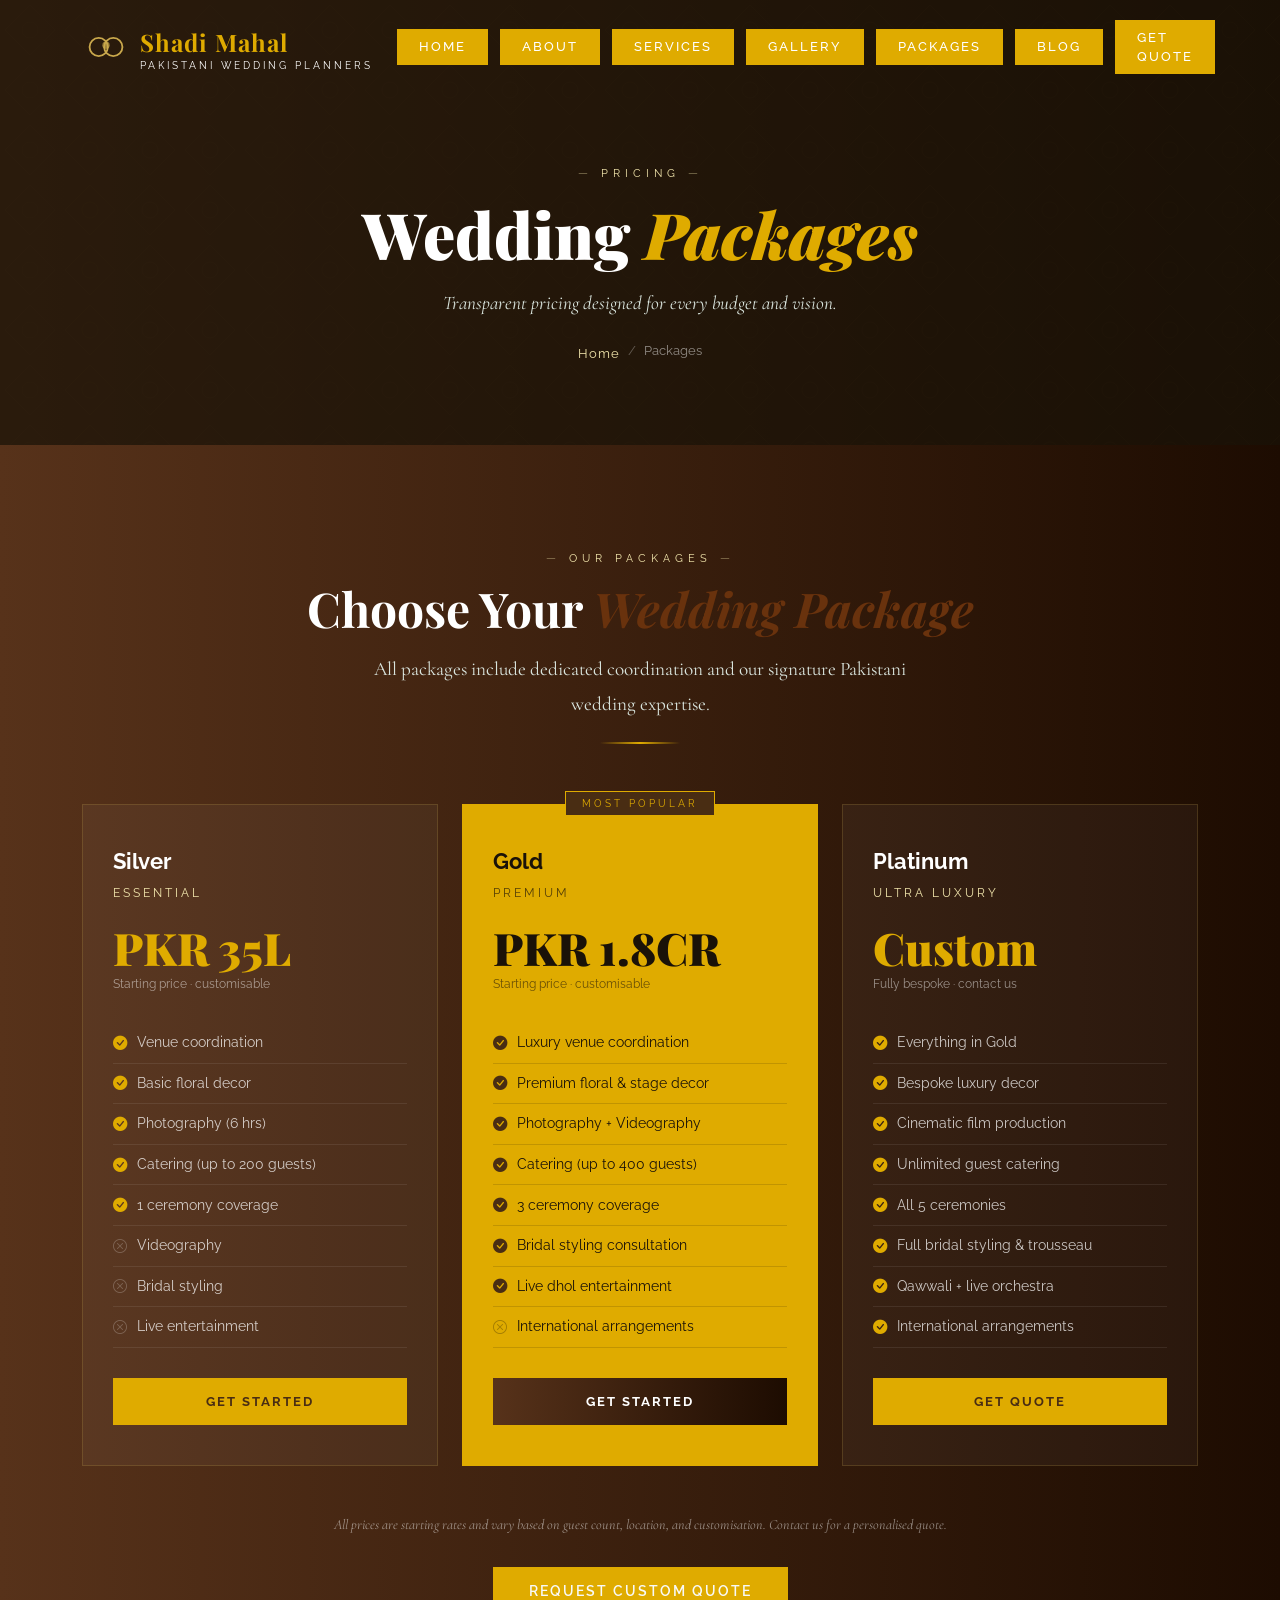
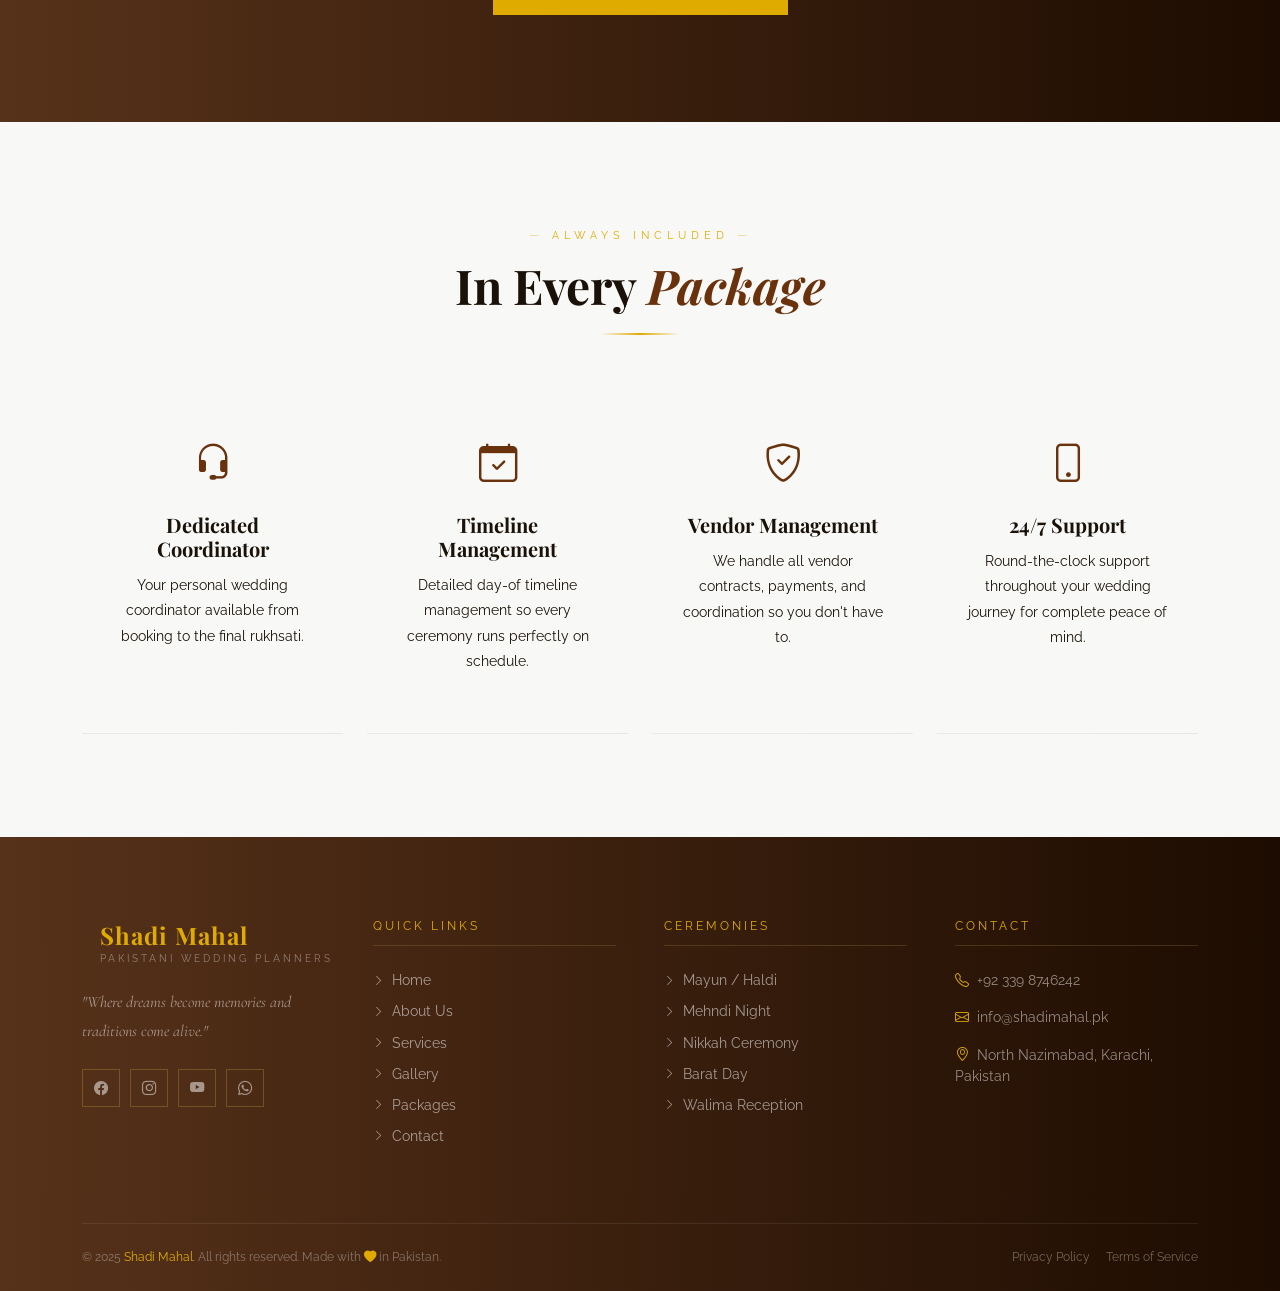
<file: packages.html>
<!DOCTYPE html>
<html lang="en">

<head>
  <meta charset="UTF-8" />
  <meta name="viewport" content="width=device-width, initial-scale=1.0" />
  <title>Packages – Shadi Mahal</title>
  <link rel="stylesheet" href="https://cdn.jsdelivr.net/npm/bootstrap@5.3.2/dist/css/bootstrap.min.css" />
  <link rel="stylesheet" href="https://cdn.jsdelivr.net/npm/bootstrap-icons@1.11.3/font/bootstrap-icons.min.css" />
  <link
    href="https://fonts.googleapis.com/css2?family=Playfair+Display:ital,wght@0,400;0,700;0,900;1,400;1,700&family=Cormorant+Garamond:ital,wght@0,300;0,400;0,600;1,300;1,400&family=Raleway:wght@300;400;500;600;700&display=swap"
    rel="stylesheet" />
  <link rel="stylesheet" href="shared.css" />
</head>

<body>

  <div id="preloader">
    <div class="preloader-logo"><svg width="46" height="46" viewBox="0 0 46 46" fill="none">
        <circle cx="15" cy="23" r="10" stroke="#c9a84c" stroke-width="2" fill="none" />
        <circle cx="31" cy="23" r="10" stroke="#c9a84c" stroke-width="2" fill="none" />
        <circle cx="23" cy="21" r="4" fill="#c9a84c" opacity="0.6" />
      </svg></div>
    <div class="preloader-text">Shadi Mahal</div>
  </div>

  <nav class="navbar navbar-expand-lg" id="mainNav">
    <div class="container">
      <a class="navbar-brand" href="index.html">
        <div class="ring-logo"><svg width="42" height="42" viewBox="0 0 46 46" fill="none">
            <circle cx="15" cy="23" r="10" stroke="#c9a84c" stroke-width="2" fill="none" />
            <circle cx="31" cy="23" r="10" stroke="#c9a84c" stroke-width="2" fill="none" />
            <circle cx="23" cy="21" r="4" fill="#c9a84c" opacity="0.7" />
          </svg></div>
        <div><span class="brand-name">Shadi Mahal</span><span class="brand-tagline">Pakistani Wedding Planners</span>
        </div>
      </a>
      <button class="navbar-toggler border-0" type="button" data-bs-toggle="collapse" data-bs-target="#navbarNav"><i
          class="bi bi-list fs-3" style="color:var(--gold)"></i></button>
      <div class="collapse navbar-collapse" id="navbarNav">
        <ul class="navbar-nav ms-auto align-items-lg-center gap-1">
          <li class="nav-item ms-2"><a class="nav-link btn-nav" href="index.html">Home</a></li>
          <li class="nav-item ms-2"><a class="nav-link btn-nav" href="about.html">About</a></li>
          <li class="nav-item ms-2"><a class="nav-link btn-nav" href="services.html">Services</a></li>
          <li class="nav-item ms-2"><a class="nav-link btn-nav" href="gallery.html">Gallery</a></li>
          <li class="nav-item ms-2"><a class="nav-link active btn-nav" href="packages.html">Packages</a></li>
          <li class="nav-item ms-2"><a class="nav-link btn-nav" href="blog.html">Blog</a></li>
          <li class="nav-item ms-2"><a class="nav-link btn-nav" href="contact.html">Get Quote</a></li>
        </ul>
      </div>
    </div>
  </nav>

  <div class="page-hero">
    <div class="page-hero-img"
      style="background-image:url('https://images.unsplash.com/photo-1519225421980-715cb0215aed?w=1600&q=80')"></div>
    <div class="container page-hero-content">
      <div class="section-eyebrow">Pricing</div>
      <h1>Wedding <em>Packages</em></h1>
      <p>Transparent pricing designed for every budget and vision.</p>
      <div class="breadcrumb-wrap">
        <nav>
          <ol class="breadcrumb">
            <li class="breadcrumb-item"><a href="index.html">Home</a></li>
            <li class="breadcrumb-item active">Packages</li>
          </ol>
        </nav>
      </div>
    </div>
  </div>

  <section id="packages" style="padding:100px 0; background:var(--deep);">
    <div class="container">
      <div class="section-header reveal">
        <div class="section-eyebrow" style="color:var(--gold-light)">Our Packages</div>
        <h2 class="section-title" style="color:#fff;">Choose Your <em>Wedding Package</em></h2>
        <p class="section-desc" style="color:var(--blush);">All packages include dedicated coordination and our
          signature Pakistani wedding expertise.</p>
        <div class="gold-divider"></div>
      </div>
      <div class="row g-4 align-items-stretch">
        <!-- SILVER -->
        <div class="col-md-6 col-lg-4 reveal delay-1">
          <div class="pkg-card">
            <div class="pkg-name">Silver</div>
            <div class="pkg-sub">Essential</div>
            <div class="pkg-price">PKR 35L</div>
            <div class="pkg-per">Starting price · customisable</div>
            <ul class="pkg-list">
              <li><i class="bi bi-check-circle-fill"></i> Venue coordination</li>
              <li><i class="bi bi-check-circle-fill"></i> Basic floral decor</li>
              <li><i class="bi bi-check-circle-fill"></i> Photography (6 hrs)</li>
              <li><i class="bi bi-check-circle-fill"></i> Catering (up to 200 guests)</li>
              <li><i class="bi bi-check-circle-fill"></i> 1 ceremony coverage</li>
              <li><i class="bi bi-x-circle"></i> Videography</li>
              <li><i class="bi bi-x-circle"></i> Bridal styling</li>
              <li><i class="bi bi-x-circle"></i> Live entertainment</li>
            </ul>
            <a href="contact.html" class="btn-pkg">Get Started</a>
          </div>
        </div>
        <!-- GOLD (FEATURED) -->
        <div class="col-md-6 col-lg-4 reveal delay-2">
          <div class="pkg-card featured">
            <div class="pkg-badge">Most Popular</div>
            <div class="pkg-name">Gold</div>
            <div class="pkg-sub">Premium</div>
            <div class="pkg-price">PKR 1.8CR</div>
            <div class="pkg-per">Starting price · customisable</div>
            <ul class="pkg-list">
              <li><i class="bi bi-check-circle-fill"></i> Luxury venue coordination</li>
              <li><i class="bi bi-check-circle-fill"></i> Premium floral & stage decor</li>
              <li><i class="bi bi-check-circle-fill"></i> Photography + Videography</li>
              <li><i class="bi bi-check-circle-fill"></i> Catering (up to 400 guests)</li>
              <li><i class="bi bi-check-circle-fill"></i> 3 ceremony coverage</li>
              <li><i class="bi bi-check-circle-fill"></i> Bridal styling consultation</li>
              <li><i class="bi bi-check-circle-fill"></i> Live dhol entertainment</li>
              <li><i class="bi bi-x-circle"></i> International arrangements</li>
            </ul>
            <a href="contact.html" class="btn-pkg">Get Started</a>
          </div>
        </div>
        <!-- PLATINUM -->
        <div class="col-md-6 col-lg-4 reveal delay-3">
          <div class="pkg-card">
            <div class="pkg-name">Platinum</div>
            <div class="pkg-sub">Ultra Luxury</div>
            <div class="pkg-price">Custom</div>
            <div class="pkg-per">Fully bespoke · contact us</div>
            <ul class="pkg-list">
              <li><i class="bi bi-check-circle-fill"></i> Everything in Gold</li>
              <li><i class="bi bi-check-circle-fill"></i> Bespoke luxury decor</li>
              <li><i class="bi bi-check-circle-fill"></i> Cinematic film production</li>
              <li><i class="bi bi-check-circle-fill"></i> Unlimited guest catering</li>
              <li><i class="bi bi-check-circle-fill"></i> All 5 ceremonies</li>
              <li><i class="bi bi-check-circle-fill"></i> Full bridal styling & trousseau</li>
              <li><i class="bi bi-check-circle-fill"></i> Qawwali + live orchestra</li>
              <li><i class="bi bi-check-circle-fill"></i> International arrangements</li>
            </ul>
            <a href="contact.html" class="btn-pkg">Get Quote</a>
          </div>
        </div>
      </div>

      <!-- NOTE -->
      <div class="text-center mt-5 reveal">
        <p
          style="color:rgba(255,255,255,.5);font-size:.88rem;font-family:'Cormorant Garamond',serif;font-style:italic;">
          All prices are starting rates and vary based on guest count, location, and customisation. Contact us for a
          personalised quote.</p> 
        <a href="contact.html" class="btn-primary-gold mt-3" style="color:var(--ivory);display:inline-block;">Request
          Custom Quote</a>
      </div>
    </div>
  </section>

  <!-- WHAT'S INCLUDED -->
  <section style="padding:100px 0; background:var(--ivory);">
    <div class="container">
      <div class="section-header reveal">
        <div class="section-eyebrow">Always Included</div>
        <h2 class="section-title">In Every <em>Package</em></h2>
        <div class="gold-divider"></div>
      </div>
      <div class="row g-4">
        <div class="col-md-6 col-lg-3 reveal delay-1">
          <div class="service-card text-center">
            <i class="bi bi-headset service-icon" style="display:block;text-align:center"></i>
            <h4 class="service-title">Dedicated Coordinator</h4>
            <p class="service-text">Your personal wedding coordinator available from booking to the final rukhsati.</p>
          </div>
        </div>
        <div class="col-md-6 col-lg-3 reveal delay-2">
          <div class="service-card text-center">
            <i class="bi bi-calendar-check service-icon" style="display:block;text-align:center"></i>
            <h4 class="service-title">Timeline Management</h4>
            <p class="service-text">Detailed day-of timeline management so every ceremony runs perfectly on schedule.
            </p>
          </div>
        </div>
        <div class="col-md-6 col-lg-3 reveal delay-3">
          <div class="service-card text-center">
            <i class="bi bi-shield-check service-icon" style="display:block;text-align:center"></i>
            <h4 class="service-title">Vendor Management</h4>
            <p class="service-text">We handle all vendor contracts, payments, and coordination so you don't have to.</p>
          </div>
        </div>
        <div class="col-md-6 col-lg-3 reveal delay-4">
          <div class="service-card text-center">
            <i class="bi bi-phone service-icon" style="display:block;text-align:center"></i>
            <h4 class="service-title">24/7 Support</h4>
            <p class="service-text">Round-the-clock support throughout your wedding journey for complete peace of mind.
            </p>
          </div>
        </div>
      </div>
    </div>
  </section>

  <!-- FOOTER -->
  <footer id="footer">
    <div class="container">
      <div class="row g-5">
        <div class="col-lg-3 col-md-6">
          <div class="footer-brand"><a class="navbar-brand" href="index.html"><svg width="36" height="36"
                viewBox="0 0 46 46" fill="none">
                <circle cx="15" cy="23" r="10" stroke="#c9a84c" stroke-width="2" fill="none" />
                <circle cx="31" cy="23" r="10" stroke="#c9a84c" stroke-width="2" fill="none" />
                <circle cx="23" cy="21" r="4" fill="#c9a84c" opacity="0.7" />
              </svg>
              <div class="ms-2"><span class="brand-name">Shadi Mahal</span><span class="brand-tagline">Pakistani Wedding
                  Planners</span></div>
            </a></div>
          <p class="footer-desc">"Where dreams become memories and traditions come alive."</p>
          <div class="footer-socials"><a href="https://www.facebook.com/"><i class="bi bi-facebook"></i></a><a href="https://www.instagram.com/"><i
                class="bi bi-instagram"></i></a><a href="https://www.youtube.com/"><i class="bi bi-youtube"></i></a><a href="https://www.whatsapp.com/"><i
                class="bi bi-whatsapp"></i></a></div>
        </div>
        <div class="col-lg-3 col-md-6 col-6">
          <div class="footer-heading">Quick Links</div>
          <ul class="footer-links">
            <li><a href="index.html"><i class="bi bi-chevron-right"></i>Home</a></li>
            <li><a href="about.html"><i class="bi bi-chevron-right"></i>About Us</a></li>
            <li><a href="services.html"><i class="bi bi-chevron-right"></i>Services</a></li>
            <li><a href="gallery.html"><i class="bi bi-chevron-right"></i>Gallery</a></li>
            <li><a href="packages.html"><i class="bi bi-chevron-right"></i>Packages</a></li>
            <li><a href="contact.html"><i class="bi bi-chevron-right"></i>Contact</a></li>
          </ul>
        </div>
        <div class="col-lg-3 col-md-6 col-6">
          <div class="footer-heading">Ceremonies</div>
          <ul class="footer-links">
            <li><a href="#"><i class="bi bi-chevron-right"></i>Mayun / Haldi</a></li>
            <li><a href="#"><i class="bi bi-chevron-right"></i>Mehndi Night</a></li>
            <li><a href="#"><i class="bi bi-chevron-right"></i>Nikkah Ceremony</a></li>
            <li><a href="#"><i class="bi bi-chevron-right"></i>Barat Day</a></li>
            <li><a href="#"><i class="bi bi-chevron-right"></i>Walima Reception</a></li>
          </ul>
        </div>
        <div class="col-lg-3 col-md-6">
          <div class="footer-heading">Contact</div>
          <p style="font-size:.88rem;color:rgba(255,255,255,.5)"><i class="bi bi-telephone me-2"
              style="color:var(--gold)"></i>+92 339 8746242</p>
          <p style="font-size:.88rem;color:rgba(255,255,255,.5)"><i class="bi bi-envelope me-2"
              style="color:var(--gold)"></i>info@shadimahal.pk</p>
          <p style="font-size:.88rem;color:rgba(255,255,255,.5)"><i class="bi bi-geo-alt me-2"
              style="color:var(--gold)"></i>North Nazimabad, Karachi, Pakistan</p>
        </div>
      </div>
      <div class="footer-bottom">
        <p>© 2025 <a href="#">Shadi Mahal</a>. All rights reserved. Made with <i class="bi bi-heart-fill"
            style="color:var(--gold)"></i> in Pakistan.</p>
        <div style="display:flex;gap:16px;flex-wrap:wrap"><a href="#"
            style="font-size:.75rem;color:rgba(255,255,255,.35);text-decoration:none">Privacy Policy</a><a href="#"
            style="font-size:.75rem;color:rgba(255,255,255,.35);text-decoration:none">Terms of Service</a></div>
      </div>
    </div>
  </footer>

  <button id="backToTop" title="Back to top"><i class="bi bi-chevron-up"></i></button>
  <script src="https://cdn.jsdelivr.net/npm/jquery@3.7.1/dist/jquery.min.js"></script>
  <script src="https://cdn.jsdelivr.net/npm/bootstrap@5.3.2/dist/js/bootstrap.bundle.min.js"></script>
  <script src="shared.js"></script>
</body>

</html>
</file>
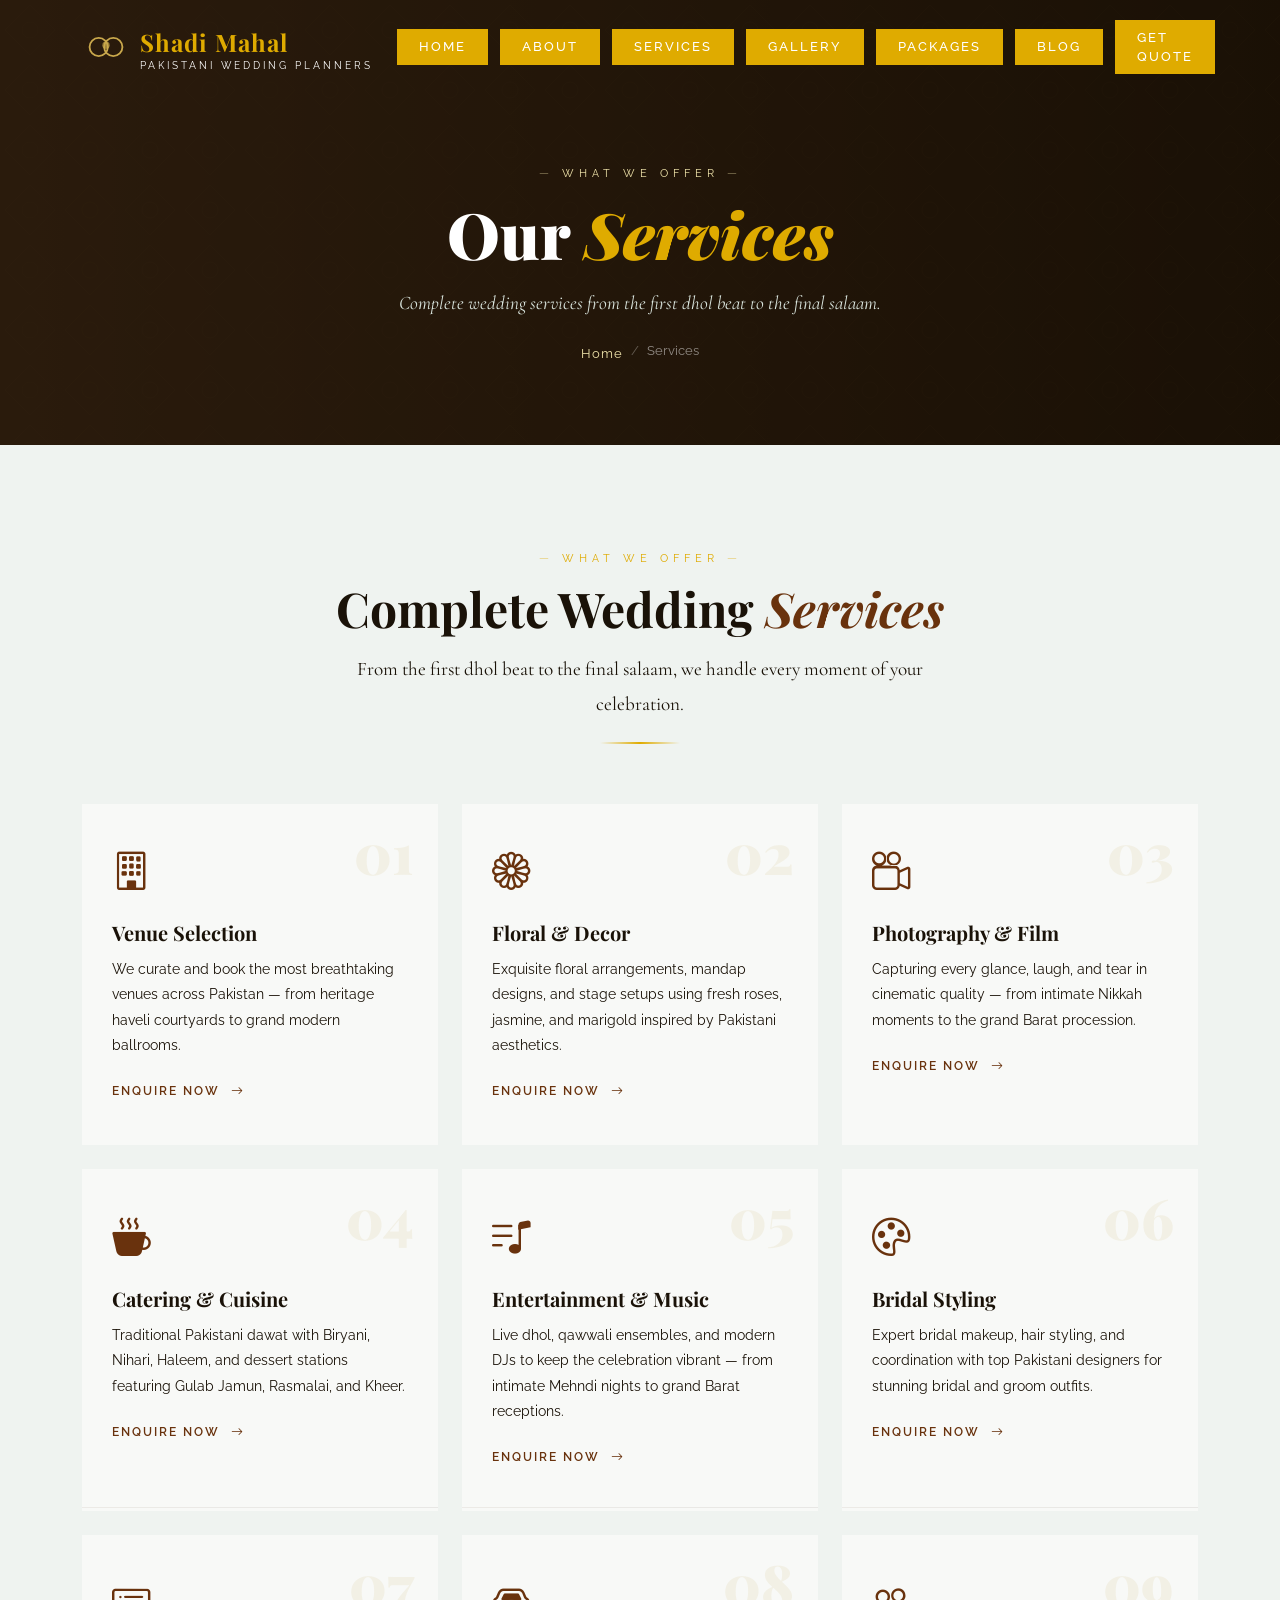
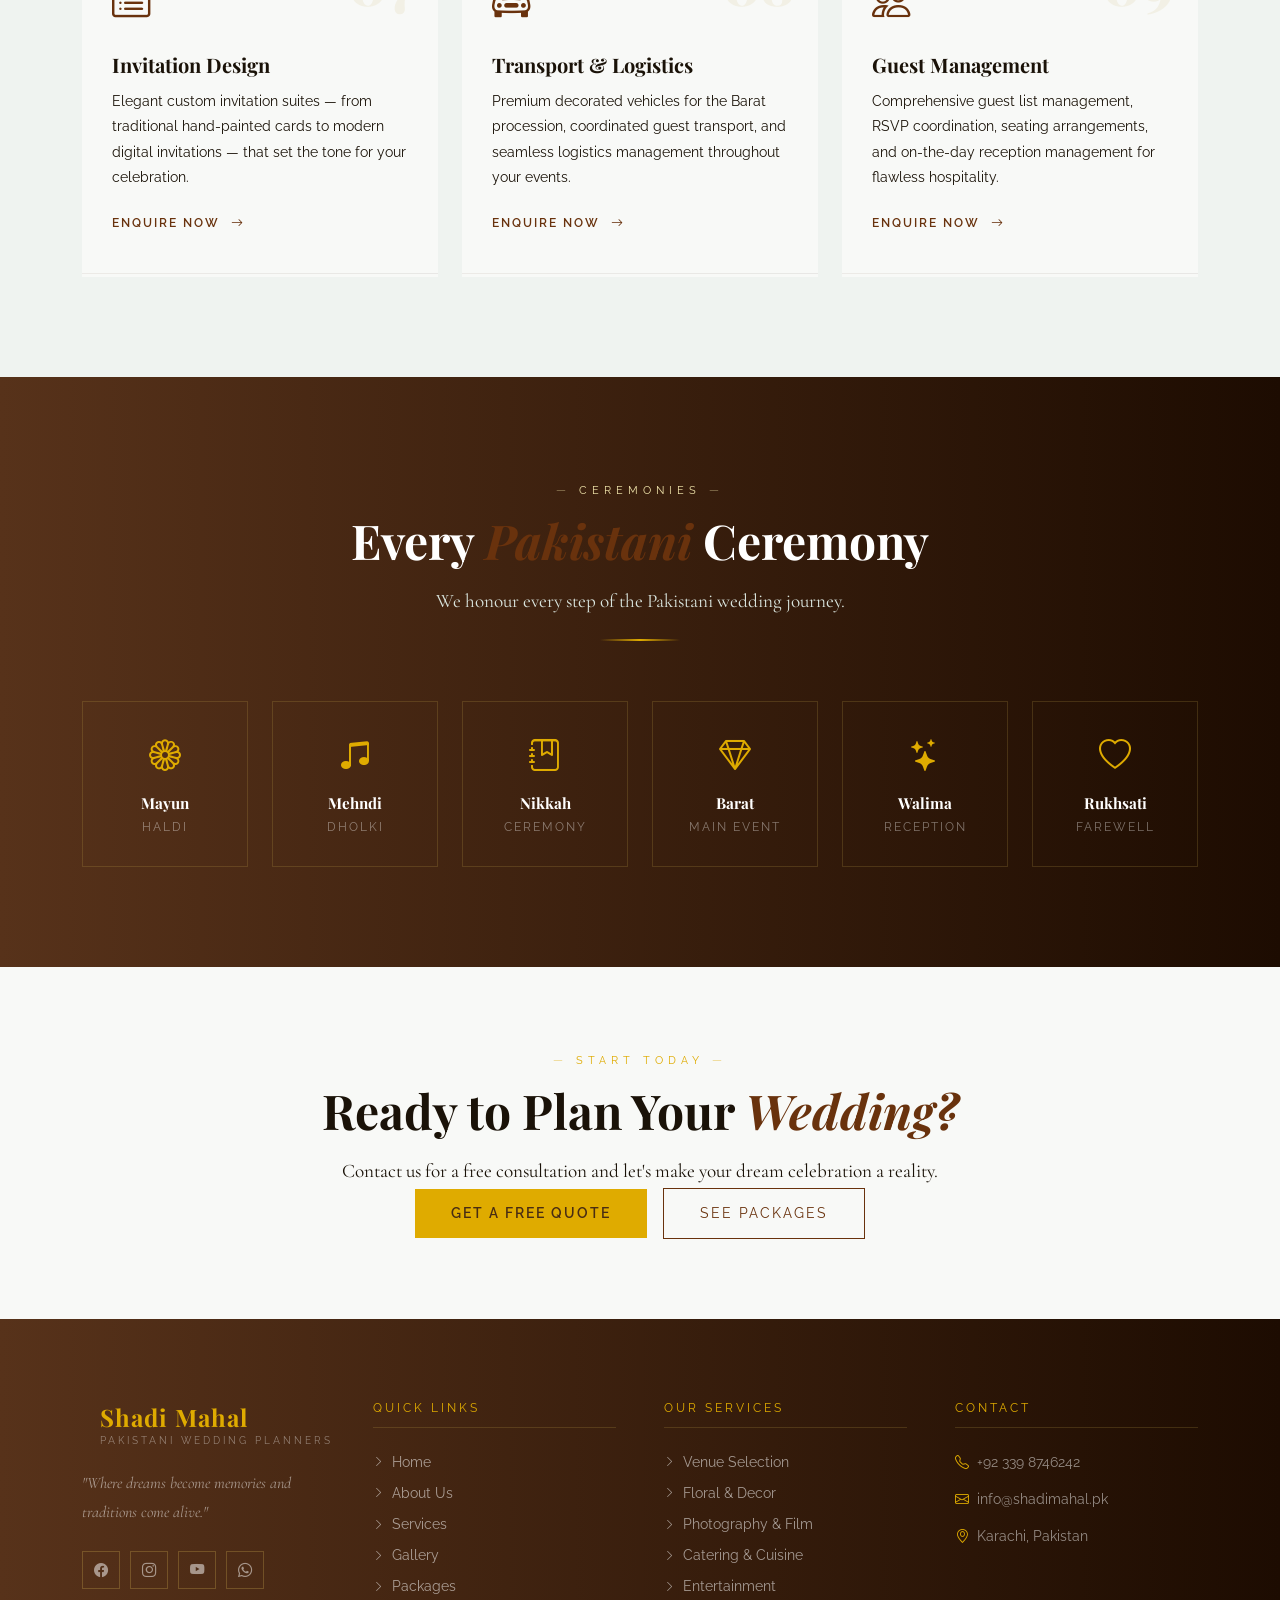
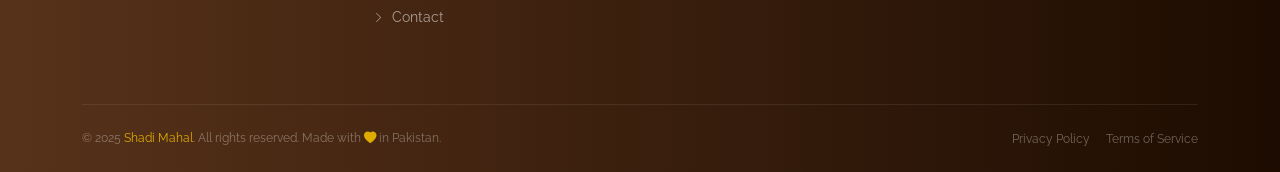
<file: services.html>
<!DOCTYPE html>
<html lang="en">

<head>
  <meta charset="UTF-8" />
  <meta name="viewport" content="width=device-width, initial-scale=1.0" />
  <title>Services – Shadi Mahal</title>
  <link rel="stylesheet" href="https://cdn.jsdelivr.net/npm/bootstrap@5.3.2/dist/css/bootstrap.min.css" />
  <link rel="stylesheet" href="https://cdn.jsdelivr.net/npm/bootstrap-icons@1.11.3/font/bootstrap-icons.min.css" />
  <link
    href="https://fonts.googleapis.com/css2?family=Playfair+Display:ital,wght@0,400;0,700;0,900;1,400;1,700&family=Cormorant+Garamond:ital,wght@0,300;0,400;0,600;1,300;1,400&family=Raleway:wght@300;400;500;600;700&display=swap"
    rel="stylesheet" />
  <link rel="stylesheet" href="shared.css" />
</head>

<body>

  <!-- PRELOADER -->
  <div id="preloader">
    <div class="preloader-logo"><svg width="46" height="46" viewBox="0 0 46 46" fill="none">
        <circle cx="15" cy="23" r="10" stroke="#c9a84c" stroke-width="2" fill="none" />
        <circle cx="31" cy="23" r="10" stroke="#c9a84c" stroke-width="2" fill="none" />
        <circle cx="23" cy="21" r="4" fill="#c9a84c" opacity="0.6" />
      </svg></div>
    <div class="preloader-text">Shadi Mahal</div>
  </div>

  <!-- NAVBAR -->
  <nav class="navbar navbar-expand-lg" id="mainNav">
    <div class="container">
      <a class="navbar-brand" href="index.html">
        <div class="ring-logo"><svg width="42" height="42" viewBox="0 0 46 46" fill="none">
            <circle cx="15" cy="23" r="10" stroke="#c9a84c" stroke-width="2" fill="none" />
            <circle cx="31" cy="23" r="10" stroke="#c9a84c" stroke-width="2" fill="none" />
            <circle cx="23" cy="21" r="4" fill="#c9a84c" opacity="0.7" />
          </svg></div>
        <div><span class="brand-name">Shadi Mahal</span><span class="brand-tagline">Pakistani Wedding Planners</span>
        </div>
      </a>
      <button class="navbar-toggler border-0" type="button" data-bs-toggle="collapse" data-bs-target="#navbarNav"><i
          class="bi bi-list fs-3" style="color:var(--gold)"></i></button>
      <div class="collapse navbar-collapse" id="navbarNav">
        <ul class="navbar-nav ms-auto align-items-lg-center gap-1">
          <li class="nav-item ms-2"><a class="nav-link btn-nav" href="index.html">Home</a></li>
          <li class="nav-item ms-2"><a class="nav-link btn-nav" href="about.html">About</a></li>
          <li class="nav-item ms-2"><a class="nav-link active btn-nav" href="services.html">Services</a></li>
          <li class="nav-item ms-2"><a class="nav-link btn-nav" href="gallery.html">Gallery</a></li>
          <li class="nav-item ms-2"><a class="nav-link btn-nav" href="packages.html">Packages</a></li>
          <li class="nav-item ms-2"><a class="nav-link btn-nav" href="blog.html">Blog</a></li>
          <li class="nav-item ms-2"><a class="nav-link btn-nav" href="contact.html">Get Quote</a></li>
        </ul>
      </div>
    </div>
  </nav>

  <!-- PAGE HERO -->
  <div class="page-hero">
    <div class="page-hero-img"
      style="background-image:url('https://images.unsplash.com/photo-1519225421980-715cb0215aed?w=1600&q=80')"></div>
    <div class="container page-hero-content">
      <div class="section-eyebrow">What We Offer</div>
      <h1>Our <em>Services</em></h1>
      <p>Complete wedding services from the first dhol beat to the final salaam.</p>
      <div class="breadcrumb-wrap">
        <nav>
          <ol class="breadcrumb">
            <li class="breadcrumb-item"><a href="index.html">Home</a></li>
            <li class="breadcrumb-item active">Services</li>
          </ol>
        </nav>
      </div>
    </div>
  </div>

  <!-- SERVICES GRID -->
  <section id="services" style="padding:100px 0; background:var(--cream);">
    <div class="container">
      <div class="section-header reveal">
        <div class="section-eyebrow">What We Offer</div>
        <h2 class="section-title">Complete Wedding <em>Services</em></h2>
        <p class="section-desc" style="color: var(--text-dark);">From the first dhol beat to the final salaam, we handle every moment of your
          celebration.</p>
        <div class="gold-divider"></div>
      </div>
      <div class="row g-4">
        <div class="col-md-6 col-lg-4 reveal delay-1">
          <div class="service-card">
            <span class="service-num">01</span>
            <i class="bi bi-building service-icon"></i>
            <h4 class="service-title">Venue Selection</h4>
            <p class="service-text" style="color: var(--text-dark);">We curate and book the most breathtaking venues across Pakistan — from heritage
              haveli courtyards to grand modern ballrooms.</p>
            <a href="contact.html" class="service-link" style="color: var(--gold-dark);">Enquire Now <i class="bi bi-arrow-right"></i></a>
          </div>
        </div>
        <div class="col-md-6 col-lg-4 reveal delay-2">
          <div class="service-card">
            <span class="service-num">02</span>
            <i class="bi bi-flower1 service-icon"></i>
            <h4 class="service-title">Floral & Decor</h4> 
            <p class="service-text" style="color: var(--text-dark);">Exquisite floral arrangements, mandap designs, and stage setups using fresh roses,
              jasmine, and marigold inspired by Pakistani aesthetics.</p>
            <a href="contact.html" class="service-link" style="color: var(--gold-dark);">Enquire Now <i class="bi bi-arrow-right"></i></a>
          </div>
        </div>
        <div class="col-md-6 col-lg-4 reveal delay-3">
          <div class="service-card">
            <span class="service-num">03</span>
            <i class="bi bi-camera-reels service-icon"></i>
            <h4 class="service-title">Photography & Film</h4> 
            <p class="service-text" style="color: var(--text-dark);">Capturing every glance, laugh, and tear in cinematic quality — from intimate Nikkah
              moments to the grand Barat procession.</p>
            <a href="contact.html" class="service-link" style="color: var(--gold-dark);">Enquire Now <i class="bi bi-arrow-right"></i></a>
          </div>
        </div>
        <div class="col-md-6 col-lg-4 reveal delay-1">
          <div class="service-card">
            <span class="service-num">04</span>
            <i class="bi bi-cup-hot-fill service-icon"></i>
            <h4 class="service-title">Catering & Cuisine</h4> 
            <p class="service-text" style="color: var(--text-dark);">Traditional Pakistani dawat with Biryani, Nihari, Haleem, and dessert stations
              featuring Gulab Jamun, Rasmalai, and Kheer.</p>
            <a href="contact.html" class="service-link" style="color: var(--gold-dark);">Enquire Now <i class="bi bi-arrow-right"></i></a>
          </div>
        </div>
        <div class="col-md-6 col-lg-4 reveal delay-2">
          <div class="service-card">
            <span class="service-num">05</span>
            <i class="bi bi-music-note-list service-icon"></i>
            <h4 class="service-title">Entertainment & Music</h4> 
            <p class="service-text" style="color: var(--text-dark);">Live dhol, qawwali ensembles, and modern DJs to keep the celebration vibrant — from
              intimate Mehndi nights to grand Barat receptions.</p>
            <a href="contact.html" class="service-link" style="color: var(--gold-dark);">Enquire Now <i class="bi bi-arrow-right"></i></a>
          </div>
        </div>
        <div class="col-md-6 col-lg-4 reveal delay-3">
          <div class="service-card">
            <span class="service-num">06</span>
            <i class="bi bi-palette service-icon"></i>
            <h4 class="service-title">Bridal Styling</h4>
            <p class="service-text" style="color: var(--text-dark);">Expert bridal makeup, hair styling, and coordination with top Pakistani designers
              for stunning bridal and groom outfits.</p>
            <a href="contact.html" class="service-link" style="color: var(--gold-dark);">Enquire Now <i class="bi bi-arrow-right"></i></a>
          </div>
        </div>
        <div class="col-md-6 col-lg-4 reveal delay-1">
          <div class="service-card">
            <span class="service-num">07</span>
            <i class="bi bi-card-list service-icon"></i>
            <h4 class="service-title">Invitation Design</h4> 
            <p class="service-text" style="color: var(--text-dark);">Elegant custom invitation suites — from traditional hand-painted cards to modern
              digital invitations — that set the tone for your celebration.</p>
            <a href="contact.html" class="service-link" style="color: var(--gold-dark);">Enquire Now <i class="bi bi-arrow-right"></i></a>
          </div>
        </div>
        <div class="col-md-6 col-lg-4 reveal delay-2">
          <div class="service-card">
            <span class="service-num">08</span>
            <i class="bi bi-car-front service-icon"></i>
            <h4 class="service-title">Transport & Logistics</h4> 
            <p class="service-text" style="color: var(--text-dark);">Premium decorated vehicles for the Barat procession, coordinated guest transport,
              and seamless logistics management throughout your events.</p>
            <a href="contact.html" class="service-link" style="color: var(--gold-dark);">Enquire Now <i class="bi bi-arrow-right"></i></a>
          </div>
        </div>
        <div class="col-md-6 col-lg-4 reveal delay-3">
          <div class="service-card">
            <span class="service-num">09</span>
            <i class="bi bi-people service-icon"></i>
            <h4 class="service-title">Guest Management</h4> 
            <p class="service-text" style="color: var(--text-dark);">Comprehensive guest list management, RSVP coordination, seating arrangements, and
              on-the-day reception management for flawless hospitality.</p>
            <a href="contact.html" class="service-link" style="color: var(--gold-dark);">Enquire Now <i class="bi bi-arrow-right"></i></a>
          </div>
        </div>
      </div>
    </div>
  </section>

  <!-- CEREMONIES WE COVER -->
  <section style="padding:100px 0; background:var(--deep);">
    <div class="container">
      <div class="section-header reveal">
        <div class="section-eyebrow" style="color:var(--gold-light)">Ceremonies</div>
        <h2 class="section-title" style="color:#fff;">Every <em>Pakistani</em> Ceremony</h2>
        <p class="section-desc" style="color:var(--blush);">We honour every step of the Pakistani wedding journey.</p>
        <div class="gold-divider"></div>
      </div>
      <div class="row g-4">
        <div class="col-6 col-md-4 col-lg-2 reveal delay-1 text-center">
          <div style="border:1px solid rgba(201,168,76,.2);padding:30px 16px;transition:all .3s;"
            onmouseover="this.style.background='rgba(201,168,76,.1)'" onmouseout="this.style.background=''">
            <i class="bi bi-flower1"
            style="font-size:2rem;color:var(--gold);display:block;margin-bottom:12px"></i>
            <div style="color:#fff;font-family:'Playfair Display',serif;font-weight:700;font-size:.95rem">Mayun</div>
            <div
              style="font-size:.72rem;color:rgba(255,255,255,.4);letter-spacing:2px;text-transform:uppercase;margin-top:4px">
              Haldi</div>
          </div>
        </div>
        <div class="col-6 col-md-4 col-lg-2 reveal delay-2 text-center">
          <div style="border:1px solid rgba(201,168,76,.2);padding:30px 16px;transition:all .3s;"
            onmouseover="this.style.background='rgba(201,168,76,.1)'" onmouseout="this.style.background=''">
            <i class="bi bi-music-note-beamed"
              style="font-size:2rem;color:var(--gold);display:block;margin-bottom:12px"></i>
            <div style="color:#fff;font-family:'Playfair Display',serif;font-weight:700;font-size:.95rem">Mehndi</div>
            <div
              style="font-size:.72rem;color:rgba(255,255,255,.4);letter-spacing:2px;text-transform:uppercase;margin-top:4px">
              Dholki</div>
          </div>
        </div>
        <div class="col-6 col-md-4 col-lg-2 reveal delay-3 text-center">
          <div style="border:1px solid rgba(201,168,76,.2);padding:30px 16px;transition:all .3s;"
            onmouseover="this.style.background='rgba(201,168,76,.1)'" onmouseout="this.style.background=''">
            <i class="bi bi-journal-bookmark"
              style="font-size:2rem;color:var(--gold);display:block;margin-bottom:12px"></i>
            <div style="color:#fff;font-family:'Playfair Display',serif;font-weight:700;font-size:.95rem">Nikkah</div>
            <div
              style="font-size:.72rem;color:rgba(255,255,255,.4);letter-spacing:2px;text-transform:uppercase;margin-top:4px">
              Ceremony</div>
          </div>
        </div>
        <div class="col-6 col-md-4 col-lg-2 reveal delay-4 text-center">
          <div style="border:1px solid rgba(201,168,76,.2);padding:30px 16px;transition:all .3s;"
            onmouseover="this.style.background='rgba(201,168,76,.1)'" onmouseout="this.style.background=''">
            <i class="bi bi-gem" style="font-size:2rem;color:var(--gold);display:block;margin-bottom:12px"></i>
            <div style="color:#fff;font-family:'Playfair Display',serif;font-weight:700;font-size:.95rem">Barat</div>
            <div
              style="font-size:.72rem;color:rgba(255,255,255,.4);letter-spacing:2px;text-transform:uppercase;margin-top:4px">
              Main Event</div>
          </div>
        </div>
        <div class="col-6 col-md-4 col-lg-2 reveal delay-5 text-center">
          <div style="border:1px solid rgba(201,168,76,.2);padding:30px 16px;transition:all .3s;"
            onmouseover="this.style.background='rgba(201,168,76,.1)'" onmouseout="this.style.background=''">
            <i class="bi bi-stars" style="font-size:2rem;color:var(--gold);display:block;margin-bottom:12px"></i>
            <div style="color:#fff;font-family:'Playfair Display',serif;font-weight:700;font-size:.95rem">Walima</div>
            <div
              style="font-size:.72rem;color:rgba(255,255,255,.4);letter-spacing:2px;text-transform:uppercase;margin-top:4px">
              Reception</div>
          </div>
        </div>
        <div class="col-6 col-md-4 col-lg-2 reveal delay-1 text-center">
          <div style="border:1px solid rgba(201,168,76,.2);padding:30px 16px;transition:all .3s;"
            onmouseover="this.style.background='rgba(201,168,76,.1)'" onmouseout="this.style.background=''">
            <i class="bi bi-heart" style="font-size:2rem;color:var(--gold);display:block;margin-bottom:12px"></i>
            <div style="color:#fff;font-family:'Playfair Display',serif;font-weight:700;font-size:.95rem">Rukhsati</div>
            <div
              style="font-size:.72rem;color:rgba(255,255,255,.4);letter-spacing:2px;text-transform:uppercase;margin-top:4px">
              Farewell</div>
          </div>
        </div>
      </div>
    </div>
  </section>

  <!-- CTA -->
  <section style="padding:80px 0; background:var(--ivory);">
    <div class="container text-center reveal">
      <div class="section-eyebrow">Start Today</div>
      <h2 class="section-title">Ready to Plan Your <em>Wedding?</em></h2>
        <p class="section-desc" style="color: var(--text-dark);">Contact us for a free consultation and let's make your dream
        celebration a reality.</p>
      <flex-box style="display: flex; gap: 16px; justify-content: center; align-items: center; flex-wrap: wrap;">
        <a href="contact.html" class="btn-primary-gold" style="color:var(--deep-solid)">Get a Free Quote</a>
        <a href="packages.html"
          style="padding:14px 36px;border:1px solid var(--gold-dark);color:var(--gold-dark);font-size:.85rem;letter-spacing:2px;text-transform:uppercase;text-decoration:none;transition:all .3s;"
          onmouseover="this.style.background='var(--gold-dark)';this.style.color='#fff'"
          onmouseout="this.style.background='';this.style.color='var(--gold-dark)'">See Packages</a>
      </flex-box>
    </div>
  </section>

  <!-- FOOTER -->
  <footer id="footer">
    <div class="container">
      <div class="row g-5">
        <div class="col-lg-3 col-md-6">
          <div class="footer-brand"><a class="navbar-brand" href="index.html"><svg width="36" height="36"
                viewBox="0 0 46 46" fill="none">
                <circle cx="15" cy="23" r="10" stroke="#c9a84c" stroke-width="2" fill="none" />
                <circle cx="31" cy="23" r="10" stroke="#c9a84c" stroke-width="2" fill="none" />
                <circle cx="23" cy="21" r="4" fill="#c9a84c" opacity="0.7" />
              </svg>
              <div class="ms-2"><span class="brand-name">Shadi Mahal</span><span class="brand-tagline">Pakistani Wedding
                  Planners</span></div>
            </a></div>
          <p class="footer-desc">"Where dreams become memories and traditions come alive."</p>
          <div class="footer-socials"><a href="https://www.facebook.com/"><i class="bi bi-facebook"></i></a><a href="https://www.instagram.com/"><i
                class="bi bi-instagram"></i></a><a href="https://www.youtube.com/"><i class="bi bi-youtube"></i></a><a href="https://www.whatsapp.com/"><i
                class="bi bi-whatsapp"></i></a></div>
        </div>
        <div class="col-lg-3 col-md-6 col-6">
          <div class="footer-heading">Quick Links</div>
          <ul class="footer-links">
            <li><a href="index.html"><i class="bi bi-chevron-right"></i>Home</a></li>
            <li><a href="about.html"><i class="bi bi-chevron-right"></i>About Us</a></li>
            <li><a href="services.html"><i class="bi bi-chevron-right"></i>Services</a></li>
            <li><a href="gallery.html"><i class="bi bi-chevron-right"></i>Gallery</a></li>
            <li><a href="packages.html"><i class="bi bi-chevron-right"></i>Packages</a></li>
            <li><a href="contact.html"><i class="bi bi-chevron-right"></i>Contact</a></li>
          </ul>
        </div>
        <div class="col-lg-3 col-md-6 col-6">
          <div class="footer-heading">Our Services</div>
          <ul class="footer-links">
            <li><a href="#"><i class="bi bi-chevron-right"></i>Venue Selection</a></li>
            <li><a href="#"><i class="bi bi-chevron-right"></i>Floral & Decor</a></li>
            <li><a href="#"><i class="bi bi-chevron-right"></i>Photography & Film</a></li>
            <li><a href="#"><i class="bi bi-chevron-right"></i>Catering & Cuisine</a></li>
            <li><a href="#"><i class="bi bi-chevron-right"></i>Entertainment</a></li>
          </ul>
        </div>
        <div class="col-lg-3 col-md-6">
          <div class="footer-heading">Contact</div>
          <p style="font-size:.88rem;color:rgba(255,255,255,.5)"><i class="bi bi-telephone me-2"
              style="color:var(--gold)"></i>+92 339 8746242</p>
          <p style="font-size:.88rem;color:rgba(255,255,255,.5)"><i class="bi bi-envelope me-2"
              style="color:var(--gold)"></i>info@shadimahal.pk</p>
          <p style="font-size:.88rem;color:rgba(255,255,255,.5)"><i class="bi bi-geo-alt me-2"
              style="color:var(--gold)"></i>Karachi, Pakistan</p>
        </div>
      </div>
      <div class="footer-bottom">
        <p>© 2025 <a href="#">Shadi Mahal</a>. All rights reserved. Made with <i class="bi bi-heart-fill"
            style="color:var(--gold)"></i> in Pakistan.</p>
        <div style="display:flex;gap:16px;flex-wrap:wrap"><a href="#"
            style="font-size:.75rem;color:rgba(255,255,255,.35);text-decoration:none">Privacy Policy</a><a href="#"
            style="font-size:.75rem;color:rgba(255,255,255,.35);text-decoration:none">Terms of Service</a></div>
      </div>
    </div>
  </footer>

  <button id="backToTop" title="Back to top"><i class="bi bi-chevron-up"></i></button>
  <script src="https://cdn.jsdelivr.net/npm/jquery@3.7.1/dist/jquery.min.js"></script>
  <script src="https://cdn.jsdelivr.net/npm/bootstrap@5.3.2/dist/js/bootstrap.bundle.min.js"></script>
  <script src="shared.js"></script>
</body>

</html>
</file>
<file: shared.css>
/* ===== ROOT VARIABLES ===== */
:root {
  /* Majestic Maroon & Gold Palette */
  --gold: #dfab00;        /* Metallic Gold */
  --gold-light: #f1e5ac;  /* Soft Gold */
  --gold-dark: #69320d;   /* Deep Bronze Gold */
  --deep-solid: #492d13;  /* Solid Deep Royal Maroon for text */
  --deep: linear-gradient(to right, #57321a, #1d0c01); /* Deep Royal Maroon Gradient */
  --deep-light: #0a5a40;  /* Lighter Emerald */
  --ivory: #f8f9f7;       /* Off-White with a hint of green */
  --cream: #eff3f0;       /* Very light sage/cream */
  --blush: #d9e4dd;       /* Muted Mint/Sage instead of pinkish blush */
  --text-dark: #1a1208;
  --text-mid: #ffffff;
  --border: rgba(201,168,76,0.3);
  --shadow: 0 20px 60px rgba(26,18,8,0.15);
}

/* ===== GLOBAL ===== */
*, *::before, *::after { box-sizing: border-box; margin: 0; padding: 0; }
html { scroll-behavior: smooth; }
body { font-family: 'Raleway', sans-serif; background: var(--ivory); color: var(--text-dark); overflow-x: hidden; }
h1, h2, h3, h4 { font-family: 'Playfair Display', serif; }
p, span, a, li { font-family: 'Raleway', sans-serif; }
.serif-italic { font-family: 'Cormorant Garamond', serif; font-style: italic; }

/* ===== PRELOADER ===== */
#preloader {
  position: fixed; inset: 0; z-index: 9999;
  background: var(--deep);
  display: flex; flex-direction: column;
  align-items: center; justify-content: center;
  transition: opacity .6s ease, visibility .6s ease;
}
#preloader.hide { opacity: 0; visibility: hidden; }
.preloader-logo {
  width: 90px; height: 90px;
  border: 3px solid var(--gold); border-radius: 50%;
  display: flex; align-items: center; justify-content: center;
  animation: spin-slow 3s linear infinite; margin-bottom: 20px;
}
.preloader-logo svg { animation: counter-spin 3s linear infinite; }
@keyframes spin-slow { to { transform: rotate(360deg); } }
@keyframes counter-spin { to { transform: rotate(-360deg); } }
.preloader-text {
  color: var(--gold-light); font-family: 'Playfair Display', serif;
  font-size: 1.4rem; letter-spacing: 6px; text-transform: uppercase;
  animation: pulse-text 1.5s ease-in-out infinite;
}
@keyframes pulse-text { 0%,100% { opacity:.4; } 50% { opacity: 1; } }

/* ===== RING LOGO ===== */
.ring-logo { width: 48px; height: 48px; display: inline-flex; align-items: center; justify-content: center; }

/* ===== NAVBAR ===== */
#mainNav {
  position: fixed; top: 0; left: 0; right: 0; z-index: 1000;
  padding: 18px 0; transition: all .4s ease;
}
#mainNav.scrolled {
  background: rgba(253,248,240,0.97); backdrop-filter: blur(12px);
  padding: 10px 0; box-shadow: 0 2px 30px rgba(26,18,8,0.1);
}
.navbar-brand { display: flex; align-items: center; gap: 10px; text-decoration: none; }
.brand-name { font-family: 'Playfair Display', serif; font-size: 1.5rem; font-weight: 700; color: var(--gold); letter-spacing: 1px; }
.brand-tagline { font-size: .65rem; letter-spacing: 3px; text-transform: uppercase; color: var(--text-mid); display: block; line-height: 1; }
.nav-link { color: var(--text-mid) !important; font-weight: 500; font-size: .85rem; letter-spacing: 1.5px; text-transform: uppercase; padding: 6px 14px !important; position: relative; transition: color .3s; }
.nav-link::after { content: ''; position: absolute; bottom: 0; left: 50%; right: 50%; height: 1px; background: var(--gold); transition: all .3s ease; }
.nav-link:hover::after, .nav-link.active::after { left: 14px; right: 14px; }
.nav-link:hover { color: var(--gold) !important; }
.btn-nav { background: var(--gold); color: #fff !important; border-radius: 0; padding: 8px 22px !important; font-size: .8rem; letter-spacing: 2px; transition: all .3s; }
.btn-nav:hover { background: var(--gold-dark); transform: translateY(-1px); }
.btn-nav::after { display: none; }

/* ===== PAGE HERO BANNER (for inner pages) ===== */
.page-hero {
  padding: 160px 0 80px;
  background: var(--deep);
  text-align: center;
  position: relative;
  overflow: hidden;
}
.page-hero::before {
  content: '';
  position: absolute; inset: 0;
  background-image: url("data:image/svg+xml,%3Csvg xmlns='http://www.w3.org/2000/svg' width='60' height='60'%3E%3Cpath d='M30 5 L55 30 L30 55 L5 30 Z' fill='none' stroke='%23c9a84c' stroke-width='1'/%3E%3Ccircle cx='30' cy='30' r='8' fill='none' stroke='%23c9a84c' stroke-width='1'/%3E%3C/svg%3E");
  opacity: .05;
}
.page-hero-img {
  position: absolute; inset: 0;
  background-size: cover; background-position: center;
  z-index: 0;
}
.page-hero-img::after {
  content: ''; position: absolute; inset: 0;
  background: rgba(26,18,8,0.72);
}
.page-hero-content { position: relative; z-index: 1; }
.page-hero .section-eyebrow { color: var(--gold-light); }
.page-hero h1 { color: #fff; font-size: clamp(2.2rem,5vw,4rem); font-weight: 900; margin-bottom: 16px; }
.page-hero h1 em { color: var(--gold); font-style: italic; }
.page-hero p { font-family: 'Cormorant Garamond', serif; font-style: italic; font-size: 1.2rem; color: var(--blush); max-width: 600px; margin: 0 auto; }
.breadcrumb-wrap { margin-top: 24px; }
.breadcrumb { justify-content: center; background: none; padding: 0; margin: 0; }
.breadcrumb-item a { color: var(--gold-light); text-decoration: none; font-size: .8rem; letter-spacing: 1px; }
.breadcrumb-item.active { color: rgba(255,255,255,.5); font-size: .8rem; }
.breadcrumb-item+.breadcrumb-item::before { color: rgba(255,255,255,.3); }

/* ===== HERO SECTION (HOME) ===== */
#hero {
  height: 100vh; min-height: 700px;
  position: relative; overflow: hidden;
  display: flex; align-items: center; justify-content: center;
}
.hero-video-container { position: absolute; inset: 0; z-index: 0; }
.hero-video-container video { width: 100%; height: 100%; object-fit: cover; }
.hero-overlay { position: absolute; inset: 0; background: linear-gradient(135deg, rgba(26,18,8,0.75) 0%, rgba(139,105,20,0.3) 50%, rgba(26,18,8,0.65) 100%); z-index: 1; }
.hero-pattern { position: absolute; inset: 0; z-index: 1; opacity: .07; background-image: url("data:image/svg+xml,%3Csvg xmlns='http://www.w3.org/2000/svg' width='60' height='60'%3E%3Cpath d='M30 5 L55 30 L30 55 L5 30 Z' fill='none' stroke='%23c9a84c' stroke-width='1'/%3E%3Ccircle cx='30' cy='30' r='8' fill='none' stroke='%23c9a84c' stroke-width='1'/%3E%3C/svg%3E"); }
.hero-content { position: relative; z-index: 2; text-align: center; color: #fff; padding: 20px; }
.hero-badge { display: inline-block; border: 1px solid var(--gold-light); color: var(--gold-light); font-size: .7rem; letter-spacing: 5px; text-transform: uppercase; padding: 6px 20px; margin-bottom: 24px; animation: fadeInDown .8s ease both; }
.hero-title { font-size: clamp(2.8rem, 7vw, 6rem); font-weight: 900; line-height: 1.05; margin-bottom: 12px; animation: fadeInUp .8s .2s ease both; }
.hero-title span { color: var(--gold); }
.hero-sub { font-family: 'Cormorant Garamond', serif; font-style: italic; font-size: clamp(1.1rem, 2.5vw, 1.6rem); color: var(--gold-light); margin-bottom: 10px; animation: fadeInUp .8s .35s ease both; }
.hero-urdu { font-size: clamp(1.2rem, 3vw, 2rem); color: rgba(255,255,255,.8); margin-bottom: 40px; animation: fadeInUp .8s .5s ease both; font-family: 'Cormorant Garamond', serif; font-style: italic; letter-spacing: 2px; }
.hero-btns { animation: fadeInUp .8s .65s ease both; display: flex; gap: 16px; align-items: center; justify-content: center; flex-wrap: wrap;}
.hero-scroll { position: absolute; bottom: 36px; left: 50%; transform: translateX(-50%); z-index: 2; display: flex; flex-direction: column; align-items: center; color: rgba(255,255,255,.6); font-size: .7rem; letter-spacing: 3px; text-transform: uppercase; gap: 8px; animation: fadeIn 1s 1.2s both; }
.scroll-line { width: 1px; height: 50px; background: linear-gradient(to bottom, rgba(255,255,255,.5), transparent); animation: scroll-line 1.5s ease-in-out infinite; }
@keyframes scroll-line { 0%,100%{transform:scaleY(0.3);opacity:.4} 50%{transform:scaleY(1);opacity:1} }

/* ===== BUTTONS ===== */
.btn-primary-gold { background: var(--gold); color: var(--deep); border: none; padding: 14px 36px; font-size: .85rem; font-weight: 600; letter-spacing: 2px; text-transform: uppercase; text-decoration: none; display: inline-block; transition: all .3s; position: relative; overflow: hidden; }
.btn-primary-gold::before { content: ''; position: absolute; inset: 0; background: rgba(255,255,255,.2); transform: translateX(-110%) skewX(-20deg); transition: transform .4s ease; }
.btn-primary-gold:hover::before { transform: translateX(110%) skewX(-20deg); }
.btn-primary-gold:hover { background: var(--deep); color: var(--gold); transform: translateY(-2px); }
.btn-outline-gold { border: 1px solid rgba(255,255,255,.6); color: #fff; padding: 14px 36px; font-size: .85rem; font-weight: 500; letter-spacing: 2px; text-transform: uppercase; text-decoration: none; display: inline-block; transition: all .3s; }
.btn-outline-gold:hover { background: rgba(255,255,255,.1); color: #fff; transform: translateY(-2px); }

/* ===== SECTION STYLES ===== */
.section-header { text-align: center; margin-bottom: 60px; }
.section-eyebrow { display: inline-block; font-size: .7rem; letter-spacing: 5px; text-transform: uppercase; color: var(--gold); margin-bottom: 14px; position: relative; }
.section-eyebrow::before, .section-eyebrow::after { content: '—'; margin: 0 8px; opacity: .5; }
.section-title { font-size: clamp(2rem, 4vw, 3rem); font-weight: 700; line-height: 1.15; color: var(--deep); margin-bottom: 16px; }
.section-title em { font-style: italic; color: var(--gold-dark); }
.section-desc { font-family: 'Cormorant Garamond', serif; font-size: 1.2rem; color: var(--text-mid); max-width: 600px; margin: 0 auto; line-height: 1.8; }
.gold-divider { width: 80px; height: 2px; background: linear-gradient(to right, transparent, var(--gold), transparent); margin: 20px auto 0; }

/* ===== ABOUT ===== */
#about { padding: 100px 0; background: var(--ivory); }
.about-img-wrap { position: relative; padding: 20px 20px 20px 0; }
.about-img-wrap img { width: 100%; height: 520px; object-fit: cover; display: block; }
.about-img-border { position: absolute; top: 0; left: 20px; right: -20px; bottom: 20px; border: 2px solid var(--gold); z-index: -1; }
.about-badge { position: absolute; bottom: 50px; right: -10px; background: var(--deep); color: #fff; padding: 20px 24px; text-align: center; min-width: 130px; }
.about-badge .num { font-family: 'Playfair Display', serif; font-size: 2.5rem; font-weight: 900; color: var(--gold); line-height: 1; }
.about-badge .lbl { font-size: .7rem; letter-spacing: 2px; text-transform: uppercase; }
.about-text-block { padding-left: 40px; }
.about-quote { font-family: 'Cormorant Garamond', serif; font-style: italic; font-size: 1.35rem; color: var(--text-mid); border-left: 3px solid var(--gold); padding-left: 20px; margin-bottom: 24px; line-height: 1.7; }
.about-text { color: var(--text-mid); line-height: 1.9; font-size: .95rem; margin-bottom: 16px; }
.about-features { list-style: none; padding: 0; margin: 24px 0; }
.about-features li { display: flex; align-items: center; gap: 12px; padding: 8px 0; border-bottom: 1px solid var(--border); font-size: .9rem; color: var(--text-dark); }
.about-features li i { color: var(--gold); font-size: 1rem; }

/* ===== SERVICES ===== */ 
#services { padding: 100px 0; background: var(--cream); }
.service-card { background: var(--ivory); padding: 40px 30px; border-bottom: 3px solid transparent; transition: all .4s ease; height: 100%; position: relative; overflow: hidden; }
.service-card::before { content: ''; position: absolute; inset: 0; background: var(--deep); transform: translateY(100%); transition: transform .4s ease; z-index: 0; }
.service-card:hover::before { transform: translateY(0); }
.service-card:hover { border-bottom-color: var(--gold); box-shadow: var(--shadow); }
.service-card:hover .service-icon, .service-card:hover .service-title, .service-card:hover .service-text, .service-card:hover .service-link { color: #fff; }
.service-card:hover .service-icon { color: var(--gold) !important; }
.service-icon { font-size: 2.4rem; color: var(--gold-dark); margin-bottom: 20px; display: block; position: relative; z-index: 1; transition: color .4s; }
.service-num { position: absolute; top: 20px; right: 24px; font-family: 'Playfair Display', serif; font-size: 3.5rem; font-weight: 900; color: rgba(201,168,76,0.1); line-height: 1; transition: color .4s; z-index: 1; }
.service-card:hover .service-num { color: rgba(255,255,255,.07); }
.service-title { font-size: 1.25rem; font-weight: 700; margin-bottom: 12px; color: var(--deep); position: relative; z-index: 1; transition: color .4s; }
.service-text { font-size: .88rem; color: var(--text-dark); line-height: 1.8; margin-bottom: 20px; position: relative; z-index: 1; transition: color .4s; }
.service-link { font-size: .75rem; letter-spacing: 2px; text-transform: uppercase; color: var(--gold-dark); text-decoration: none; font-weight: 600; position: relative; z-index: 1; transition: color .4s; }
.service-link i { margin-left: 6px; transition: transform .3s; }
.service-link:hover i { transform: translateX(4px); }

/* ===== GALLERY ===== */
#gallery { padding: 100px 0; background: var(--ivory); }
.gallery-filter { display: flex; justify-content: center; gap: 8px; flex-wrap: wrap; margin-bottom: 40px; }
.filter-btn { background: none; border: 1px solid var(--border); color: var(--text-dark); padding: 8px 22px; font-size: .75rem; letter-spacing: 2px; text-transform: uppercase; cursor: pointer; transition: all .3s; }
.filter-btn.active, .filter-btn:hover { background: var(--deep); border-color: var(--deep); color: #fff; }
.gallery-grid { column-count: 3; column-gap: 16px; }
.gallery-item { break-inside: avoid; margin-bottom: 16px; overflow: hidden; position: relative; cursor: pointer; }
.gallery-item img { width: 100%; display: block; transition: transform .5s ease; }
.gallery-item:hover img { transform: scale(1.05); }
.gallery-overlay { position: absolute; inset: 0; background: rgba(26,18,8,.65); opacity: 0; transition: opacity .4s; display: flex; align-items: center; justify-content: center; flex-direction: column; gap: 8px; }
.gallery-item:hover .gallery-overlay { opacity: 1; }
.gallery-overlay i { font-size: 1.8rem; color: var(--gold-light); }
.gallery-overlay span { color: #fff; font-size: .8rem; letter-spacing: 2px; text-transform: uppercase; }
@media(max-width:768px){ .gallery-grid { column-count: 2; } }
@media(max-width:480px){ .gallery-grid { column-count: 1; } }

/* ===== PACKAGES ===== */
#packages { padding: 100px 0; background: var(--deep); }
#packages .section-title { color: #fff; }
#packages .section-desc { color: var(--blush); }
.pkg-card { background: rgba(255,255,255,.04); border: 1px solid rgba(201,168,76,.2); padding: 40px 30px; transition: all .4s; position: relative; height: 100%; }
.pkg-card.featured { background: var(--gold); border-color: var(--gold); }
.pkg-card:hover:not(.featured) { background: rgba(255,255,255,.08); border-color: var(--gold); transform: translateY(-6px); }
.pkg-badge { position: absolute; top: -14px; left: 50%; transform: translateX(-50%); background: var(--deep); color: var(--gold); border: 1px solid var(--gold); font-size: .65rem; letter-spacing: 3px; text-transform: uppercase; padding: 4px 16px; white-space: nowrap; }
.pkg-card.featured .pkg-badge { background: var(--deep-solid); }
.pkg-name { font-size: 1.4rem; font-weight: 700; color: #fff; margin-bottom: 6px; }
.pkg-card.featured .pkg-name { color: var(--deep); }
.pkg-sub { font-size: .75rem; letter-spacing: 3px; text-transform: uppercase; color: var(--gold-light); margin-bottom: 24px; }
.pkg-card.featured .pkg-sub { color: var(--deep); opacity: .7; }
.pkg-price { font-family: 'Playfair Display', serif; font-size: 2.8rem; font-weight: 900; color: var(--gold); margin-bottom: 4px; line-height: 1; }
.pkg-card.featured .pkg-price { color: var(--deep); }
.pkg-per { font-size: .75rem; color: rgba(255,255,255,.5); margin-bottom: 30px; }
.pkg-card.featured .pkg-per { color: rgba(26,18,8,.6); }
.pkg-list { list-style: none; padding: 0; margin: 0 0 30px; }
.pkg-list li { padding: 9px 0; border-bottom: 1px solid rgba(255,255,255,.08); font-size: .88rem; color: rgba(255,255,255,.75); display: flex; align-items: center; gap: 10px; }
.pkg-card.featured .pkg-list li { color: var(--deep); border-bottom-color: rgba(26,18,8,.15); }
.pkg-list li i { font-size: .9rem; }
.pkg-list li .bi-check-circle-fill { color: var(--gold); } 
.pkg-card.featured .pkg-list li .bi-check-circle-fill { color: var(--deep-solid); }
.pkg-list li .bi-x-circle { opacity: .3; }
.btn-pkg { display: block; width: 100%; background: var(--gold); color: var(--deep-solid); border: none; padding: 14px; font-size: .8rem; font-weight: 700; letter-spacing: 2px; text-transform: uppercase; cursor: pointer; transition: all .3s; text-decoration: none; text-align: center; }
.btn-pkg:hover { background: var(--deep-solid); color: var(--gold);}
.pkg-card.featured .btn-pkg { background: var(--deep); color: #fff; }
.pkg-card.featured .btn-pkg:hover { background: var(--charcoal); }

/* ===== TESTIMONIALS ===== */
#testimonials { padding: 100px 0; background: var(--cream); }
.testimonial-card { background: var(--ivory); padding: 40px; position: relative; box-shadow: 0 8px 40px rgba(26,18,8,.06); }
.testi-quote-icon { font-size: 4rem; color: var(--gold); opacity: .2; line-height: 1; font-family: Georgia, serif; position: absolute; top: 20px; left: 30px; }
.testi-text { font-family: 'Cormorant Garamond', serif; font-style: italic; font-size: 1.15rem; line-height: 1.8; color: var(--text-mid); margin-bottom: 28px; margin-top: 30px; }
.testi-stars { color: var(--gold); margin-bottom: 16px; font-size: .9rem; }
.testi-author { display: flex; align-items: center; gap: 14px; }
.testi-avatar { width: 52px; height: 52px; border-radius: 50%; object-fit: cover; border: 2px solid var(--gold-light); }
.testi-name { font-weight: 700; font-size: .95rem; color: var(--deep); }
.testi-role { font-size: .75rem; color: var(--deep); letter-spacing: 1px; }

/* ===== TEAM ===== */
#team { padding: 100px 0; background: var(--ivory); }
.team-card { text-align: center; transition: transform .4s; }
.team-card:hover { transform: translateY(-8px); }
.team-img-wrap { position: relative; display: inline-block; width: 200px; height: 200px; margin-bottom: 20px; }
.team-img-wrap img { width: 100%; height: 100%; object-fit: cover; border-radius: 50%; border: 4px solid var(--ivory); box-shadow: 0 8px 30px rgba(26,18,8,.12); }
.team-img-border { position: absolute; inset: -8px; border-radius: 50%; border: 2px solid var(--gold); animation: rotate-border 8s linear infinite; border-style: dashed; }
@keyframes rotate-border { to { transform: rotate(360deg); } }
.team-name { font-size: 1.15rem; font-weight: 700; color: var(--deep); margin-bottom: 4px; }
.team-role { font-size: .75rem; letter-spacing: 2px; text-transform: uppercase; color: var(--gold-dark); margin-bottom: 12px; }
.team-socials { display: flex; gap: 8px; justify-content: center; }
.team-socials a { width: 34px; height: 34px; border: 1px solid var(--border); display: flex; align-items: center; justify-content: center; color: var(--text-mid); text-decoration: none; font-size: .85rem; transition: all .3s; border-radius: 50%; } 
.team-socials a:hover { background: var(--deep); color: var(--gold); border-color: var(--deep); }

/* ===== CONTACT ===== */
#contact { padding: 100px 0; background: var(--cream); }
.contact-info-card { background: var(--deep); padding: 50px 40px; height: 100%; color: #fff; }
.contact-info-card h3 { color: #fff; font-size: 1.8rem; margin-bottom: 10px; }
.contact-info-card p { color: rgba(255,255,255,.6); font-family: 'Cormorant Garamond', serif; font-style: italic; font-size: 1.05rem; margin-bottom: 36px; }
.contact-detail { display: flex; align-items: flex-start; gap: 16px; margin-bottom: 24px; }
.contact-icon { width: 44px; height: 44px; background: rgba(201,168,76,.15); border: 1px solid rgba(201,168,76,.3); display: flex; align-items: center; justify-content: center; color: var(--gold); font-size: 1rem; flex-shrink: 0; }
.contact-detail-label { font-size: .7rem; letter-spacing: 2px; text-transform: uppercase; color: var(--gold-light); margin-bottom: 4px; }
.contact-detail-val { color: rgba(255,255,255,.85); font-size: .92rem; line-height: 1.6; }
.contact-form-wrap { background: var(--ivory); padding: 50px 40px; height: 100%; }
.form-floating label { font-size: .82rem; color: var(--text-mid); }
.form-control, .form-select { border: none; border-bottom: 1px solid var(--border); border-radius: 0; background: transparent; padding: .6rem 0; color: var(--text-dark); font-size: .9rem; }
.form-control:focus, .form-select:focus { box-shadow: none; border-bottom-color: var(--gold); background: transparent; }
.form-control.is-invalid, .form-select.is-invalid { border-bottom-color: #dc3545; }
.form-control.is-valid, .form-select.is-valid { border-bottom-color: #28a745; }
.invalid-feedback { display: none; font-size: .8rem; color: #dc3545; margin-top: 4px; }
.form-control.is-invalid ~ .invalid-feedback, .form-select.is-invalid ~ .invalid-feedback { display: block; }
.form-label { font-size: .75rem; letter-spacing: 2px; text-transform: uppercase; color: var(--text-mid); margin-bottom: 6px; }
.btn-submit { background: var(--deep); color: var(--gold); border: none; padding: 14px 40px; font-size: .8rem; letter-spacing: 3px; text-transform: uppercase; font-weight: 600; cursor: pointer; transition: all .3s; width: 100%; }
.btn-submit:hover { background: var(--gold); color: var(--deep-solid); }

/* ===== COUNTER SECTION ===== */
#counters { padding: 70px 0; background: var(--deep); position: relative; }
#counters::before { content: ''; position: absolute; left: 0; top: 0; bottom: 0; right: 0; background: url("data:image/svg+xml,%3Csvg xmlns='http://www.w3.org/2000/svg' width='40' height='40'%3E%3Ccircle cx='20' cy='20' r='1' fill='%23c9a84c' opacity='0.15'/%3E%3C/svg%3E") repeat; }
.counter-block { text-align: center; position: relative; z-index: 1; }
.counter-num { font-family: 'Playfair Display', serif; font-size: 3.5rem; font-weight: 900; color: var(--gold); line-height: 1; margin-bottom: 8px; }
.counter-suffix { font-size: 2rem; }
.counter-label { font-size: .75rem; letter-spacing: 3px; text-transform: uppercase; color: rgba(255,255,255,.6); }

/* ===== BLOG ===== */
#blog { padding: 100px 0; background: var(--cream); }
.blog-card { background: var(--ivory); overflow: hidden; transition: box-shadow .4s, transform .4s; height: 100%; }
.blog-card:hover { box-shadow: 0 20px 60px rgba(26,18,8,.12); transform: translateY(-4px); }
.blog-img-wrap { overflow: hidden; height: 220px; }
.blog-img-wrap img { width: 100%; height: 100%; object-fit: cover; transition: transform .5s; }
.blog-card:hover .blog-img-wrap img { transform: scale(1.06); }
.blog-body { padding: 28px; }
.blog-cat { font-size: .68rem; letter-spacing: 3px; text-transform: uppercase; color: var(--gold-dark); margin-bottom: 10px; display: block; }
.blog-title { font-size: 1.15rem; font-weight: 700; color: var(--deep); margin-bottom: 12px; line-height: 1.4; }
.blog-title a { color: inherit; text-decoration: none; }
.blog-title a:hover { color: var(--gold-dark); }
.blog-excerpt { font-size: .85rem; color: var(--text-mid); line-height: 1.8; margin-bottom: 20px; }
.blog-meta { display: flex; align-items: center; gap: 14px; font-size: .75rem; color: var(--gold-dark); }
.blog-meta i { color: var(--gold); }

/* ===== FAQ ===== */
#faq { padding: 100px 0; background: var(--ivory); }
.accordion-item { background: transparent; border: none; border-bottom: 1px solid var(--border); }
.accordion-button { background: transparent; color: var(--deep); font-family: 'Playfair Display', serif; font-size: 1.05rem; font-weight: 600; padding: 20px 0; box-shadow: none !important; }
.accordion-button::after { filter: none; background-image: url("data:image/svg+xml,%3Csvg xmlns='http://www.w3.org/2000/svg' viewBox='0 0 16 16'%3E%3Cpath fill='%23c9a84c' d='M8 0l.5.5v7h7l.5.5-.5.5H8.5v7l-.5.5-.5-.5v-7H1l-.5-.5.5-.5h7V.5z'/%3E%3C/svg%3E"); }
.accordion-button:not(.collapsed)::after { background-image: url("data:image/svg+xml,%3Csvg xmlns='http://www.w3.org/2000/svg' viewBox='0 0 16 16'%3E%3Cpath fill='%23c9a84c' d='M1 8l.5.5h13l.5-.5-.5-.5H1.5z'/%3E%3C/svg%3E"); }
.accordion-button:not(.collapsed) { color: var(--gold-dark); background: transparent; }
.accordion-body { color: var(--gold-dark); line-height: 1.9; font-size: .9rem; padding: 0 0 20px; }

/* ===== FOOTER ===== */
#footer { background: var(--deep); padding: 80px 0 0; color: rgba(255,255,255,.7); }
.footer-brand { margin-bottom: 24px; }
.footer-brand .brand-name { color: var(--gold); }
.footer-brand .brand-tagline { color: rgba(255,255,255,.4); }
.footer-desc { font-family: 'Cormorant Garamond', serif; font-style: italic; font-size: 1rem; line-height: 1.8; color: rgba(255,255,255,.5); margin-bottom: 24px; }
.footer-socials { display: flex; gap: 10px; }
.footer-socials a { width: 38px; height: 38px; border: 1px solid rgba(201,168,76,.3); display: flex; align-items: center; justify-content: center; color: rgba(255,255,255,.5); text-decoration: none; font-size: .9rem; transition: all .3s; }
.footer-socials a:hover { background: var(--gold); border-color: var(--gold); color: var(--deep); }
.footer-heading { font-size: .75rem; letter-spacing: 3px; text-transform: uppercase; color: var(--gold); margin-bottom: 24px; padding-bottom: 10px; border-bottom: 1px solid rgba(201,168,76,.2); }
.footer-links { list-style: none; padding: 0; }
.footer-links li { margin-bottom: 10px; }
.footer-links a { color: rgba(255,255,255,.55); text-decoration: none; font-size: .88rem; transition: color .3s; display: flex; align-items: center; gap: 8px; }
.footer-links a:hover { color: var(--gold); }
.footer-links a i { font-size: .7rem; }
.footer-bottom { border-top: 1px solid rgba(255,255,255,.08); padding: 24px 0; margin-top: 60px; display: flex; align-items: center; justify-content: space-between; flex-wrap: wrap; gap: 10px; } 
.footer-bottom p { font-size: .78rem; color: rgba(255,255,255,.35); margin: 0; }
.footer-bottom a { color: var(--gold); text-decoration: none; }

/* ===== BACK TO TOP ===== */
#backToTop { position: fixed; bottom: 30px; right: 30px; width: 46px; height: 46px; background: var(--gold); color: var(--deep); border: none; display: flex; align-items: center; justify-content: center; font-size: 1.1rem; cursor: pointer; opacity: 0; visibility: hidden; transition: all .3s; z-index: 999; }
#backToTop.show { opacity: 1; visibility: visible; }
#backToTop:hover { background: var(--deep); color: var(--gold); transform: translateY(-3px); }

/* ===== MARQUEE ===== */
.marquee-strip { background: var(--gold); padding: 12px 0; overflow: hidden; white-space: nowrap; }
.marquee-inner { display: inline-block; animation: marquee-scroll 25s linear infinite; font-size: .75rem; letter-spacing: 4px; text-transform: uppercase; color: var(--deep); font-weight: 700; }
@keyframes marquee-scroll { 0% { transform: translateX(0); } 100% { transform: translateX(-50%); } }
.marquee-sep { margin: 0 30px; }

/* ===== ANIMATIONS ===== */
@keyframes fadeIn { from { opacity: 0; } to { opacity: 1; } }
@keyframes fadeInDown { from { opacity: 0; transform: translateY(-30px); } to { opacity: 1; transform: translateY(0); } }
@keyframes fadeInUp { from { opacity: 0; transform: translateY(30px); } to { opacity: 1; transform: translateY(0); } }
.reveal { opacity: 0; transform: translateY(40px); transition: opacity .7s ease, transform .7s ease; }
.reveal.visible { opacity: 1; transform: translateY(0); }
.reveal-left { opacity: 0; transform: translateX(-40px); transition: opacity .7s ease, transform .7s ease; }
.reveal-left.visible { opacity: 1; transform: translateX(0); }
.reveal-right { opacity: 0; transform: translateX(40px); transition: opacity .7s ease, transform .7s ease; }
.reveal-right.visible { opacity: 1; transform: translateX(0); }
.delay-1 { transition-delay: .1s; } .delay-2 { transition-delay: .2s; } .delay-3 { transition-delay: .3s; } .delay-4 { transition-delay: .4s; } .delay-5 { transition-delay: .5s; }

/* ===== PETALS ===== */
.petal-container { position: absolute; inset: 0; z-index: 1; pointer-events: none; }
.petal { position: absolute; width: 10px; height: 10px; background: var(--gold); border-radius: 0 50% 0 50%; opacity: 0; animation: petal-fall linear infinite; }
@keyframes petal-fall { 0% { opacity: .8; transform: translateY(-20px) rotate(0deg); } 100% { opacity: 0; transform: translateY(105vh) rotate(360deg); } }

/* ===== LIGHTBOX ===== */
.lightbox-overlay { display: none; position: fixed; inset: 0; z-index: 9998; background: rgba(0,0,0,.95); align-items: center; justify-content: center; }
.lightbox-overlay.active { display: flex; }
.lightbox-img { max-width: 90vw; max-height: 90vh; object-fit: contain; }
.lightbox-close { position: fixed; top: 24px; right: 30px; color: rgba(255,255,255,.8); font-size: 2rem; cursor: pointer; transition: color .3s; line-height: 1; }
.lightbox-close:hover { color: var(--gold); }

/* ===== RESPONSIVE ===== */
@media(max-width:991px) { .about-text-block { padding-left: 0; margin-top: 40px; } .contact-info-card, .contact-form-wrap { padding: 36px 28px; } } 
@media(max-width:768px) { .hero-btns .btn-outline-gold { margin-left: 0; margin-top: 12px; } .hero-btns { display: flex; flex-wrap: wrap; justify-content: center; gap: 12px; } .btn-outline-gold { margin-left: 0 !important; } }
</file>
